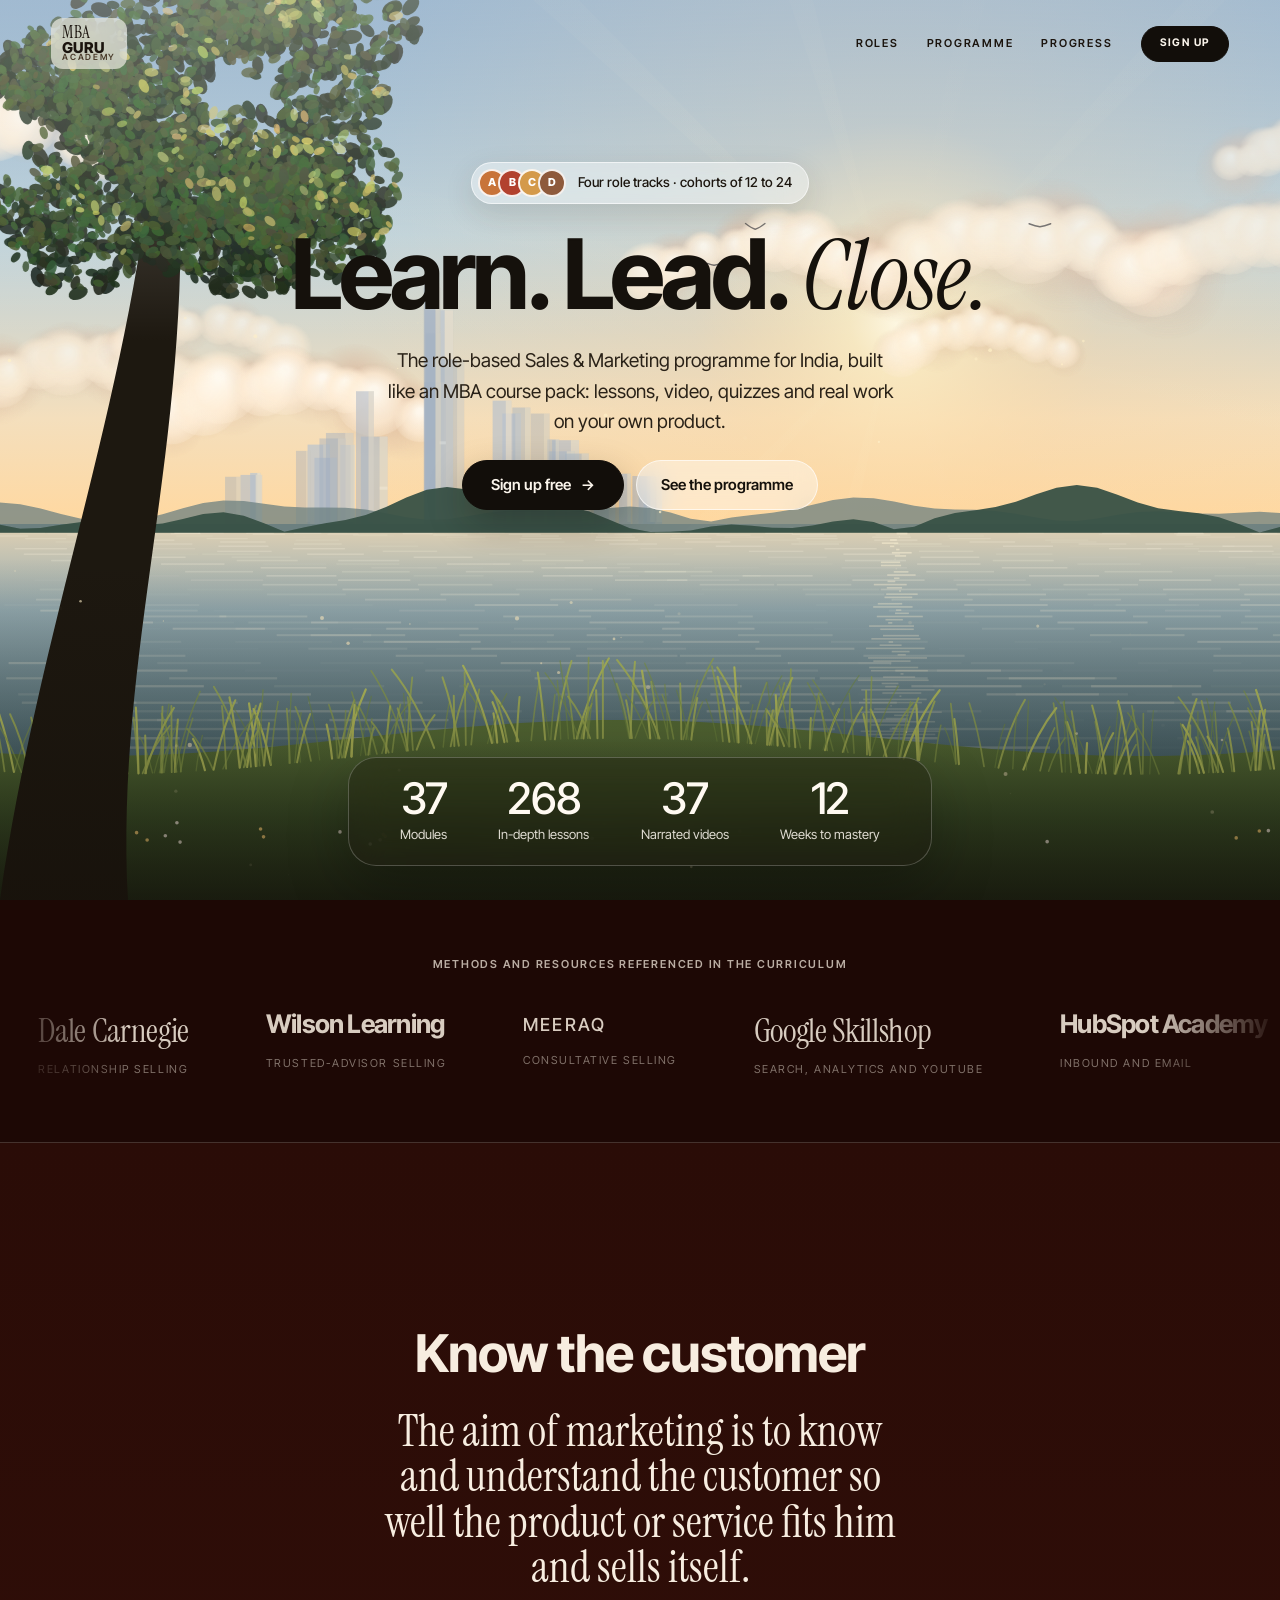
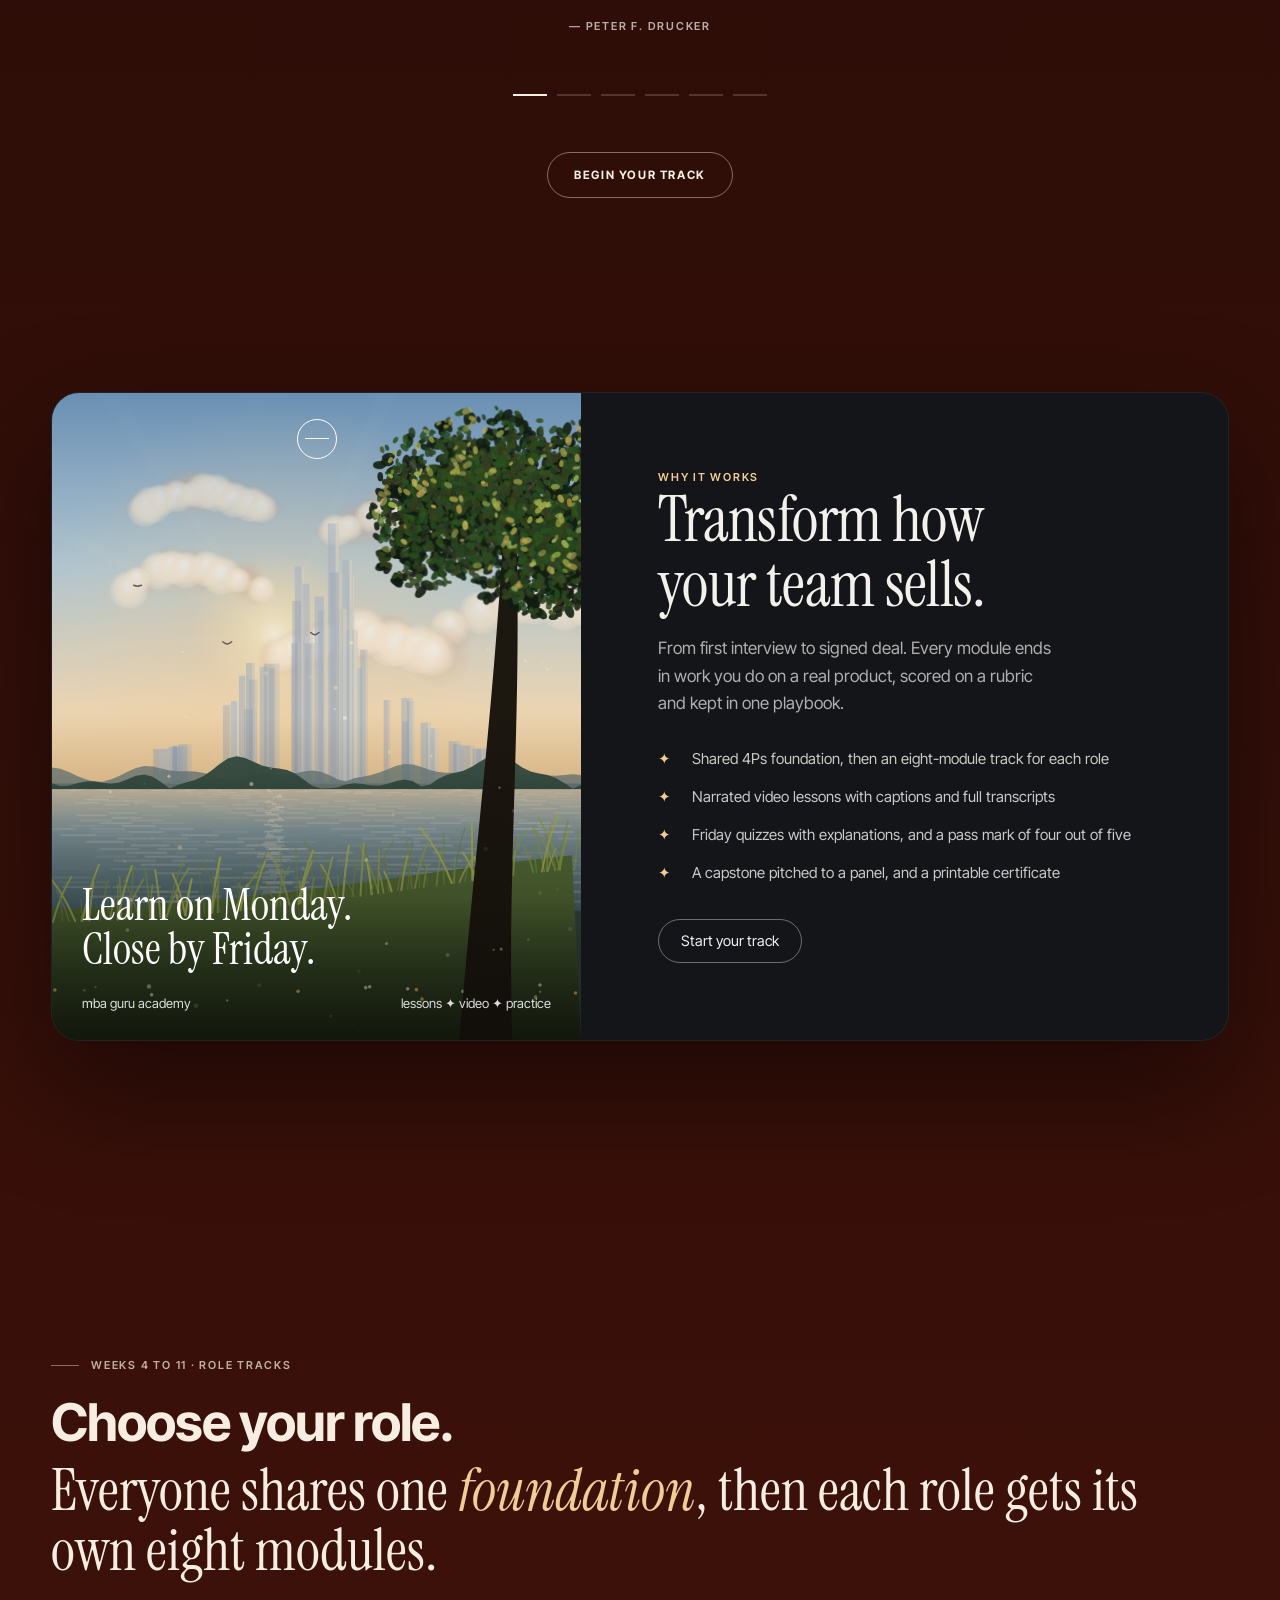
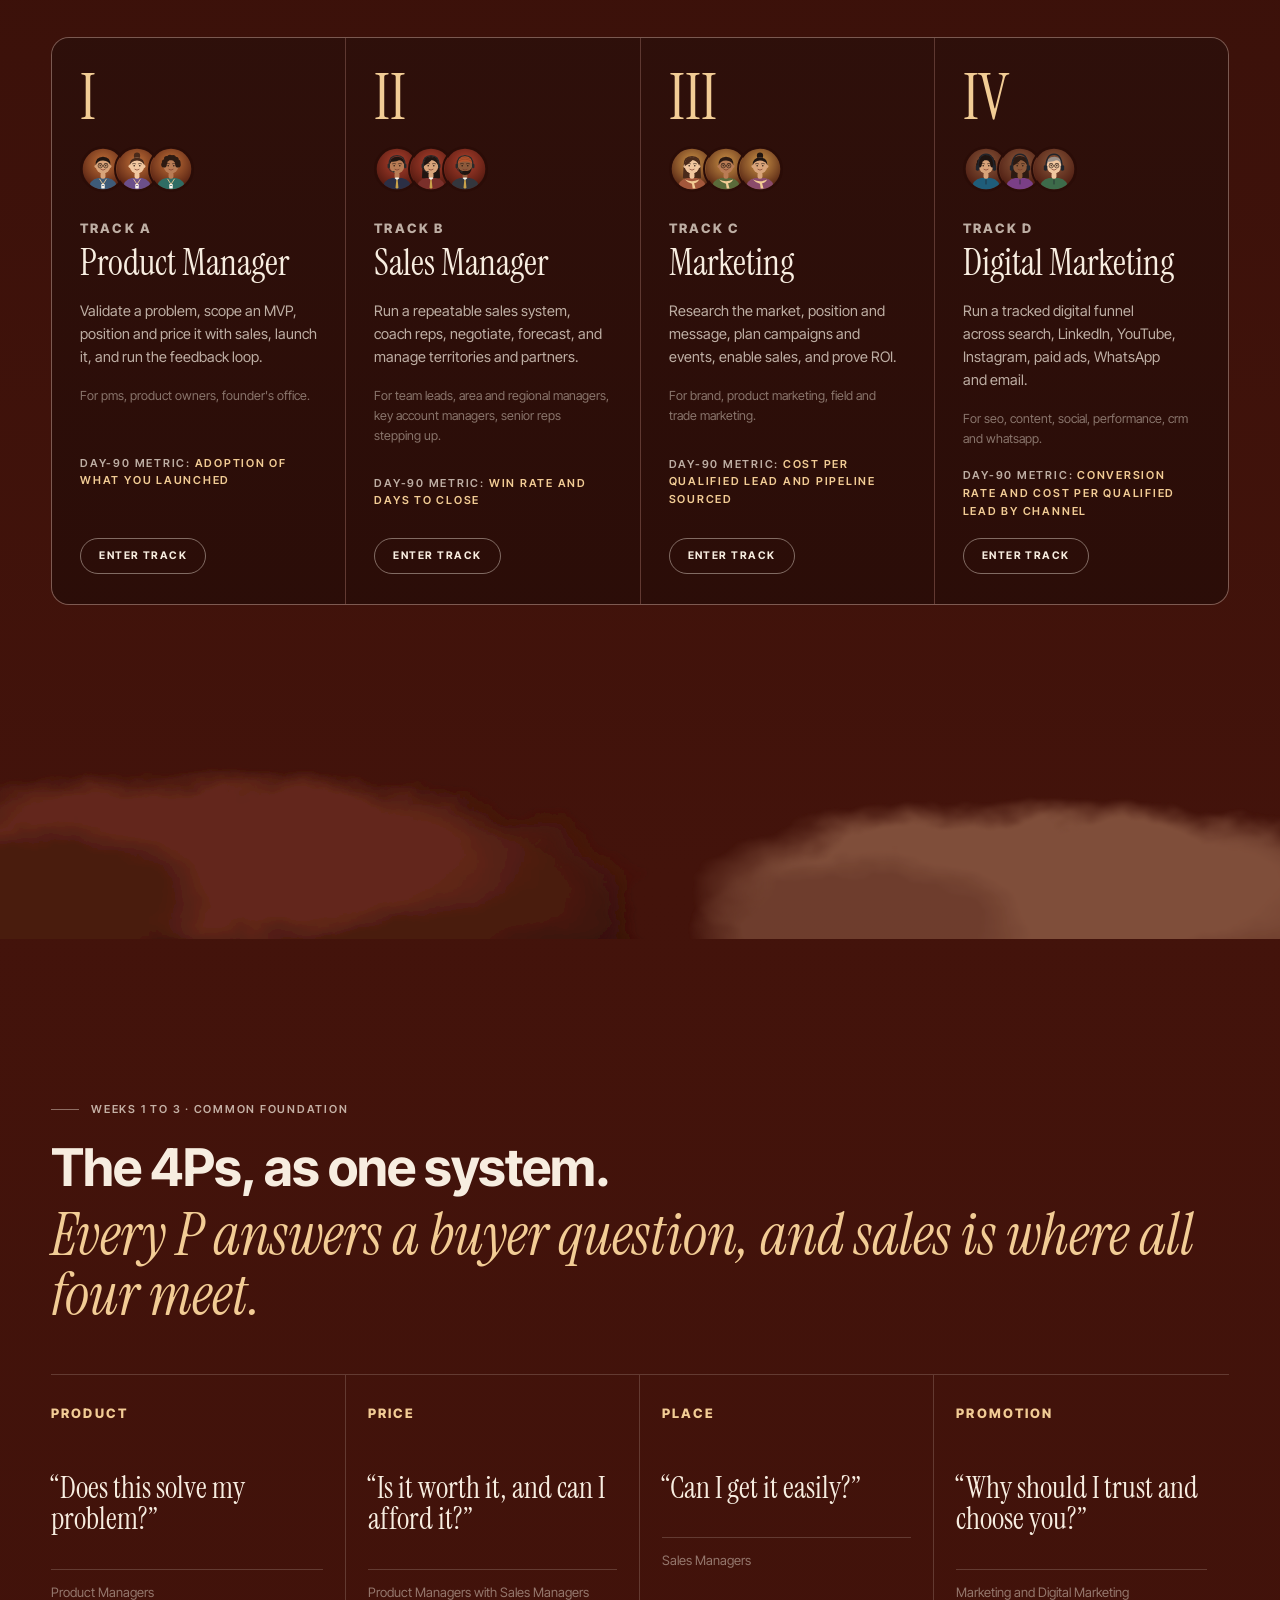
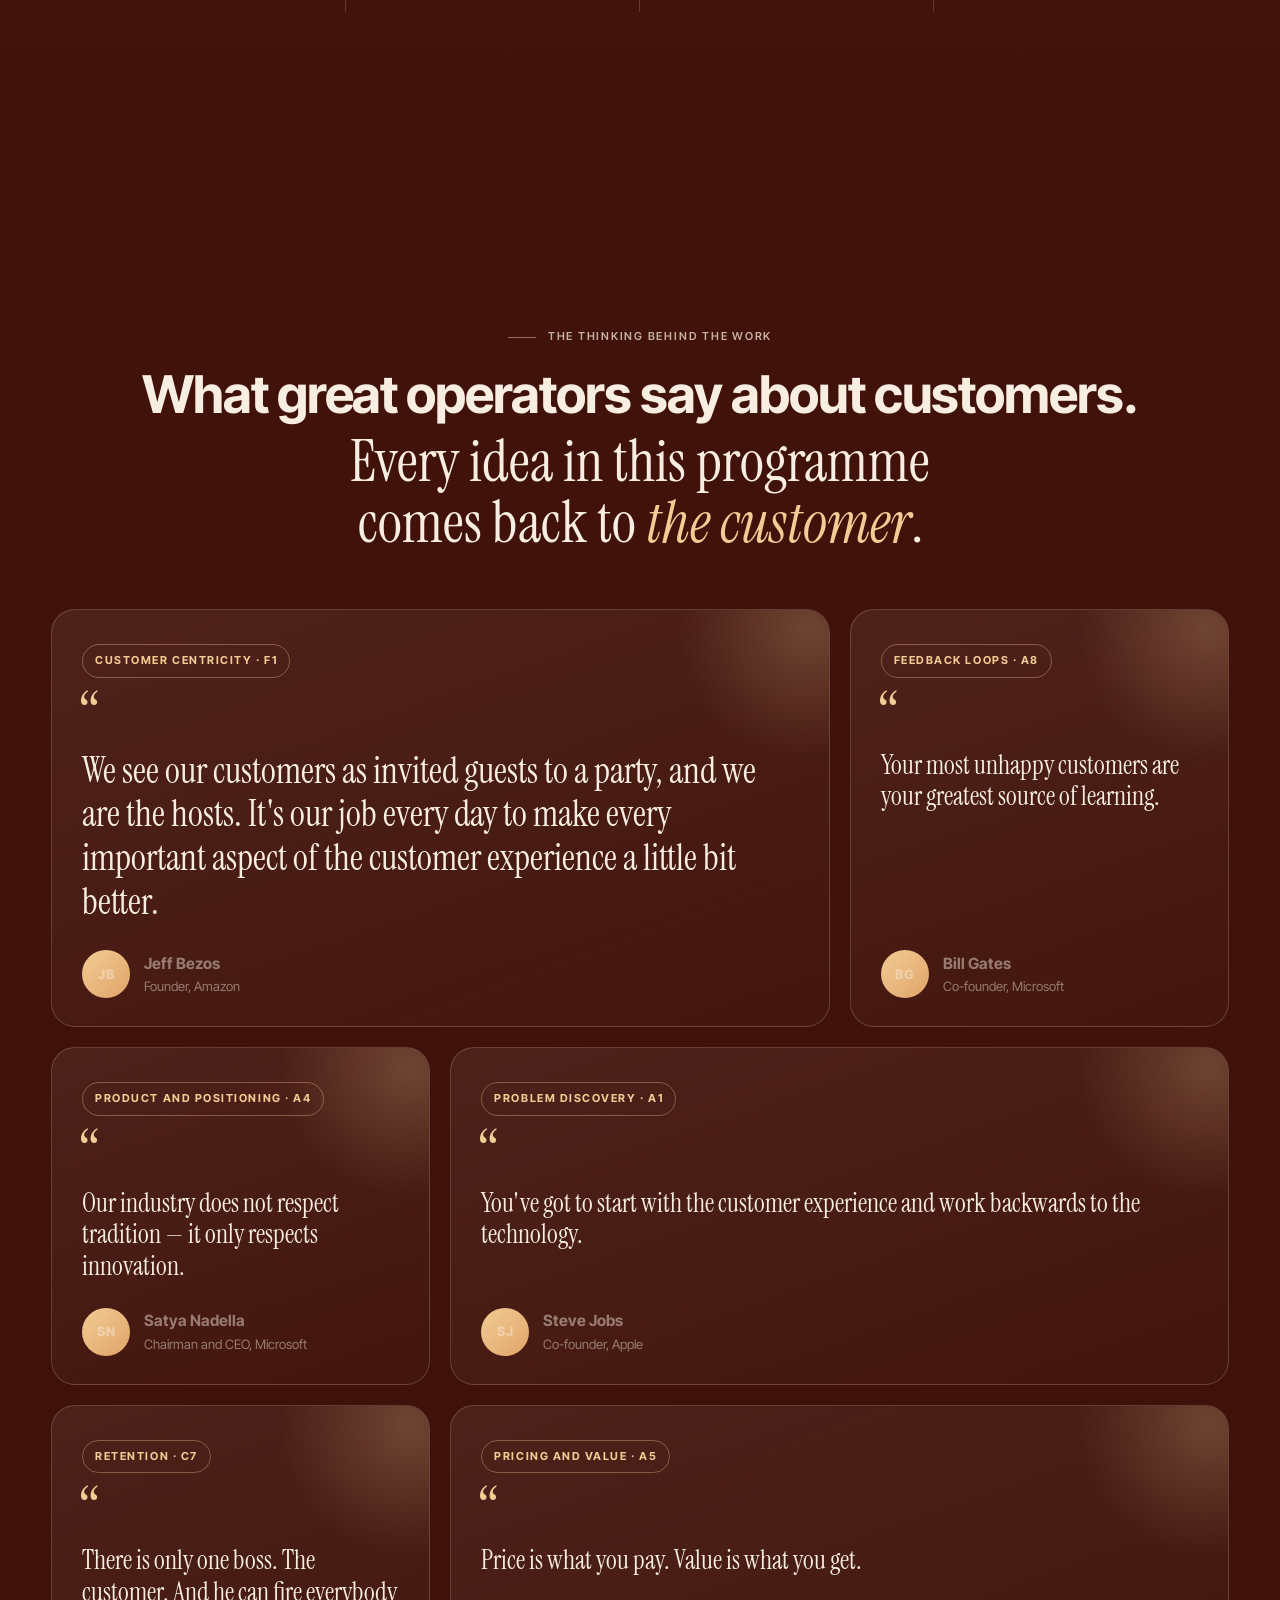
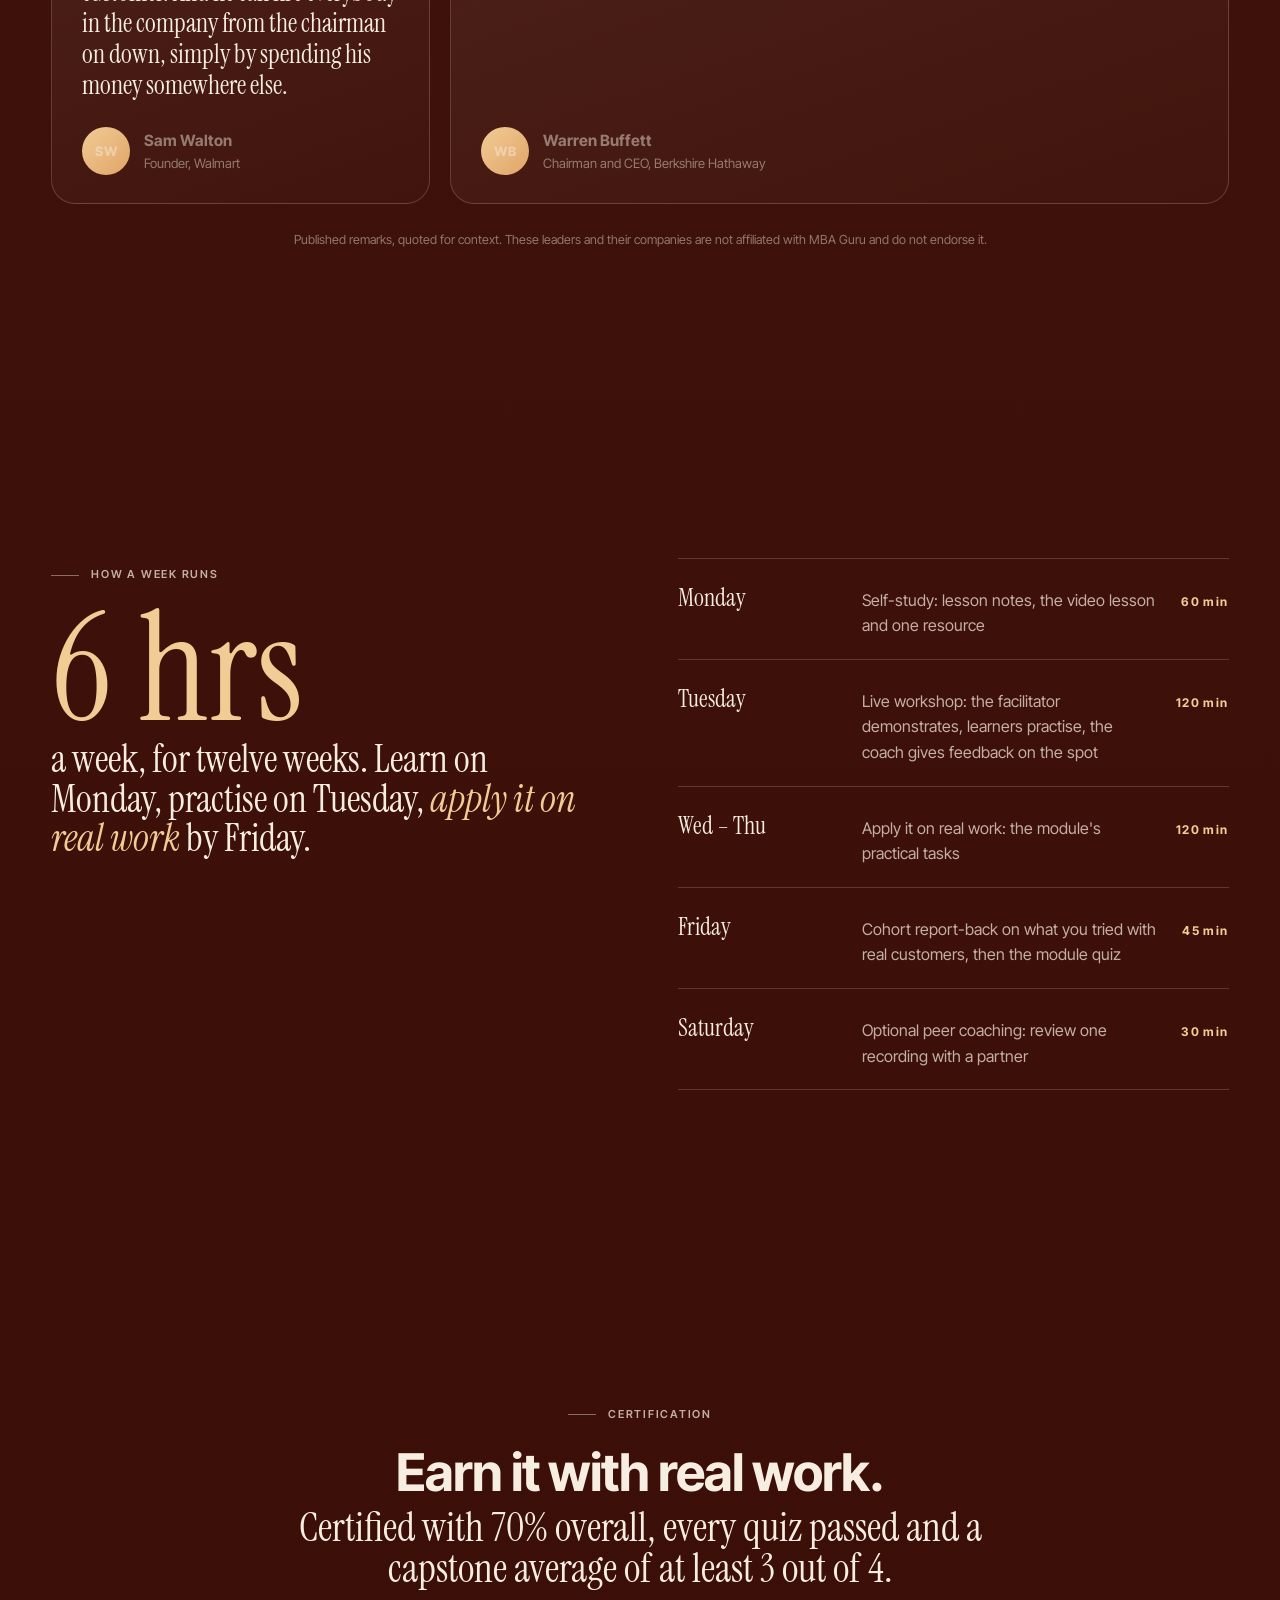
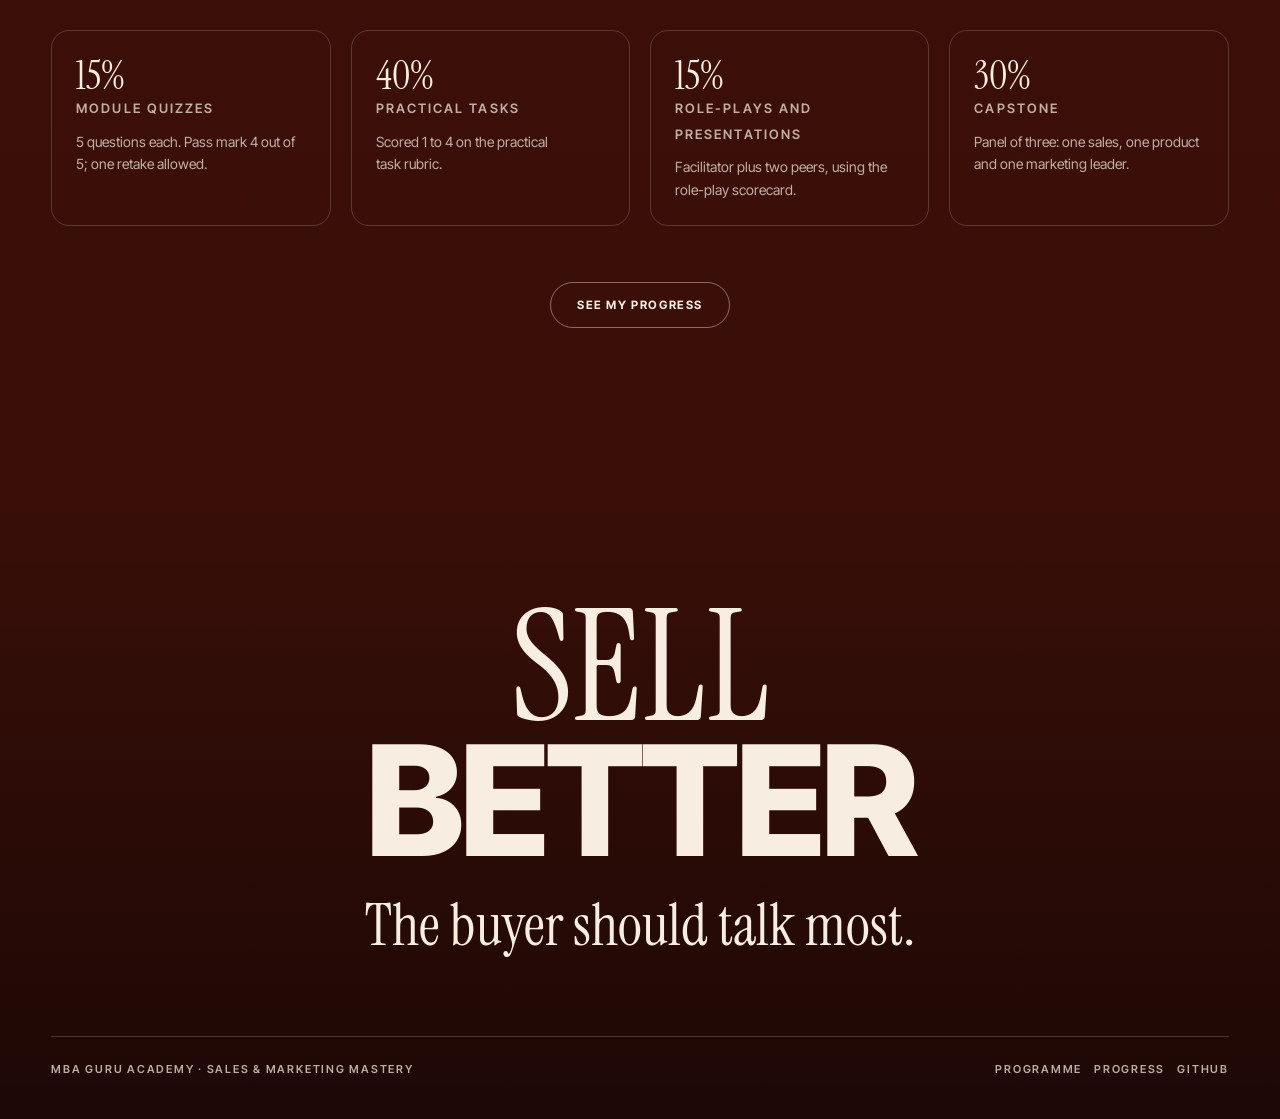
<file: academy/index.html>
<!doctype html>
<html lang="en">
<head>
  <meta charset="utf-8">
  <meta name="viewport" content="width=device-width, initial-scale=1">
  <title>MBA Guru Academy</title>
  <meta name="description" content="Sales & Marketing Mastery: a 12-week, role-based programme for product managers, sales managers, marketers and digital marketers, with lessons, narrated video lessons, quizzes and practical tasks.">
  <meta name="theme-color" content="#2a0c07">
  <link rel="icon" href="data:image/svg+xml,%3Csvg xmlns='http://www.w3.org/2000/svg' viewBox='0 0 64 64'%3E%3Crect width='64' height='64' rx='14' fill='%232a0c07'/%3E%3Ctext x='32' y='44' font-family='Georgia,serif' font-size='36' text-anchor='middle' fill='%23f2cc95'%3EM%3C/text%3E%3C/svg%3E">
  <link rel="preconnect" href="https://fonts.googleapis.com">
  <link rel="preconnect" href="https://fonts.gstatic.com" crossorigin>
  <link href="https://fonts.googleapis.com/css2?family=Instrument+Serif:ital@0;1&family=Inter+Tight:wght@400;500;600;700;800&display=swap" rel="stylesheet">
  <link rel="stylesheet" href="assets/styles.css">
</head>
<body>
  <!-- Painterly edge filter used by the clouds and rocks. -->
  <svg width="0" height="0" style="position:absolute" aria-hidden="true" focusable="false">
    <filter id="paint" x="-20%" y="-20%" width="140%" height="140%">
      <feTurbulence type="fractalNoise" baseFrequency="0.012 0.02" numOctaves="4" seed="7" result="noise"/>
      <feDisplacementMap in="SourceGraphic" in2="noise" scale="38" xChannelSelector="R" yChannelSelector="G" result="warp"/>
      <feGaussianBlur in="warp" stdDeviation="1.4"/>
    </filter>
  </svg>

  <header class="topbar">
    <a class="brand" href="#/" aria-label="MBA Guru Academy home">
      <span class="b1">MBA</span><span class="b2">GURU</span><span class="b3">Academy</span>
    </a>
    <nav class="nav" aria-label="Main">
      <a class="label" href="#roles">Roles</a>
      <a class="label" href="#/programme">Programme</a>
      <a class="label" href="#/progress">Progress</a>
      <a class="pill small" href="#/signup" data-account>Sign up</a>
    </nav>
    <button class="menu-btn" aria-label="Menu" aria-expanded="false"><span></span><span></span></button>
  </header>

  <main id="app" tabindex="-1"></main>
  <div class="toast" role="status" aria-live="polite"></div>

  <noscript><p style="padding:120px 24px;text-align:center">MBA Guru Academy needs JavaScript to run.</p></noscript>

  <script src="content/catalog.js"></script>
  <script src="content/modules.js"></script>
  <script src="content/quotes.js"></script>
  <script src="content/voices.js"></script>
  <script src="assets/store.js"></script>
  <script src="assets/avatars.js"></script>
  <script src="assets/content.js"></script>
  <script src="assets/player.js"></script>
  <script src="assets/scene.js"></script>
  <script src="assets/app.js"></script>
</body>
</html>
</file>
<file: academy/assets/styles.css>
/* MBA Guru Academy — editorial dusk theme.
   Thin high-contrast serif against heavy grotesk, warm dusk sky, painted clouds, outlined pills. */

:root {
  --night: #1d0805;
  --ink: #2a0c07;
  --wine: #43130b;
  --ember: #6e2614;
  --rust: #a2462a;
  --amber: #e0a468;
  --gold: #f2cc95;
  --cream: #f7ede0;
  --paper: #fbf5ec;
  --mist: rgba(247, 237, 224, 0.72);
  --faint: rgba(247, 237, 224, 0.46);
  --line: rgba(247, 237, 224, 0.18);
  --line-strong: rgba(247, 237, 224, 0.42);
  --glass: rgba(42, 12, 7, 0.42);
  --ok: #9fc38a;
  --bad: #e88a73;

  --serif: "Instrument Serif", "Cormorant Garamond", "Times New Roman", serif;
  --sans: "Inter Tight", "Inter", "Helvetica Neue", Arial, sans-serif;

  --gutter: clamp(16px, 4vw, 56px);
  --measure: 70ch;
  --radius: 18px;
  --ease: cubic-bezier(0.22, 0.8, 0.24, 1);
  color-scheme: dark;
}

*,
*::before,
*::after { box-sizing: border-box; }

html { scroll-behavior: smooth; }
body {
  margin: 0;
  background: var(--ink);
  color: var(--cream);
  font-family: var(--sans);
  font-size: 16px;
  line-height: 1.6;
  -webkit-font-smoothing: antialiased;
  overflow-x: hidden;
}
img, svg { display: block; max-width: 100%; }
a { color: inherit; }
button { font: inherit; color: inherit; }
::selection { background: var(--amber); color: var(--night); }
:focus-visible { outline: 2px solid var(--gold); outline-offset: 3px; border-radius: 4px; }

.visually-hidden {
  position: absolute !important; width: 1px; height: 1px; overflow: hidden;
  clip: rect(0 0 0 0); white-space: nowrap;
}

/* ---------- type ---------- */
.label {
  font-family: var(--sans);
  font-size: 11px;
  font-weight: 600;
  letter-spacing: 0.16em;
  text-transform: uppercase;
  color: var(--mist);
}
.serif { font-family: var(--serif); font-weight: 400; }
.display {
  margin: 0;
  line-height: 0.88;
  text-transform: uppercase;
  text-align: center;
  letter-spacing: -0.01em;
}
.display .thin { display: block; font-family: var(--serif); font-weight: 400; font-size: clamp(64px, 14vw, 188px); }
.display .bold { display: block; font-family: var(--sans); font-weight: 800; font-size: clamp(62px, 13.4vw, 180px); letter-spacing: -0.03em; }

.headline { font-family: var(--sans); font-weight: 700; font-size: clamp(30px, 4.4vw, 52px); line-height: 1.04; letter-spacing: -0.02em; margin: 0; }
.lede { font-family: var(--serif); font-size: clamp(30px, 4.6vw, 58px); line-height: 1.04; margin: 0.18em 0 0; color: var(--cream); }
.lede em { font-style: italic; color: var(--gold); }
h1, h2, h3, h4 { text-wrap: balance; }
p { text-wrap: pretty; }

/* ---------- buttons ---------- */
.pill {
  display: inline-flex; align-items: center; justify-content: center; gap: 10px;
  min-height: 46px; padding: 0 26px;
  border: 1px solid var(--line-strong); border-radius: 999px;
  background: transparent; color: var(--cream);
  font-family: var(--sans); font-size: 11.5px; font-weight: 700; letter-spacing: 0.14em; text-transform: uppercase;
  text-decoration: none; cursor: pointer;
  transition: background 0.35s var(--ease), color 0.35s var(--ease), border-color 0.35s var(--ease), transform 0.35s var(--ease);
}
.pill:hover { background: var(--cream); color: var(--ink); border-color: var(--cream); }
.pill:active { transform: scale(0.98); }
.pill.solid { background: var(--cream); color: var(--ink); border-color: var(--cream); }
.pill.solid:hover { background: var(--gold); border-color: var(--gold); }
.pill.small { min-height: 36px; padding: 0 18px; font-size: 10.5px; }
.pill[disabled] { opacity: 0.4; pointer-events: none; }
.link { background: none; border: 0; padding: 0; cursor: pointer; color: var(--gold); text-decoration: underline; text-underline-offset: 3px; }

/* ---------- top bar ---------- */
.topbar {
  position: fixed; inset: 0 0 auto 0; z-index: 50;
  display: flex; align-items: center; justify-content: space-between;
  padding: 18px var(--gutter);
  transition: background 0.4s var(--ease), backdrop-filter 0.4s var(--ease), padding 0.4s var(--ease);
}
.topbar.scrolled { background: rgba(29, 8, 5, 0.72); backdrop-filter: blur(14px); -webkit-backdrop-filter: blur(14px); padding-block: 12px; border-bottom: 1px solid var(--line); }
.brand { display: inline-flex; flex-direction: column; line-height: 0.92; text-decoration: none; text-transform: uppercase; }
.brand .b1 { font-family: var(--serif); font-size: 17px; letter-spacing: 0.02em; }
.brand .b2 { font-family: var(--sans); font-weight: 800; font-size: 15px; letter-spacing: 0.02em; }
.brand .b3 { font-family: var(--sans); font-size: 8.5px; font-weight: 600; letter-spacing: 0.2em; align-self: flex-end; color: var(--mist); }
.nav { display: flex; align-items: center; gap: 28px; }
.nav a { text-decoration: none; }
.nav a.label:hover, .nav a.label.active { color: var(--cream); }
.menu-btn { display: none; width: 40px; height: 40px; border: 0; background: none; cursor: pointer; padding: 10px 8px; }
.menu-btn span { display: block; height: 1px; background: var(--cream); margin: 5px 0; transition: transform 0.3s var(--ease), opacity 0.3s; }
.menu-btn span:nth-child(2) { width: 70%; margin-left: auto; }

/* ---------- sky + clouds ---------- */
.sky {
  position: absolute; inset: 0; overflow: hidden; z-index: 0;
  background:
    radial-gradient(60% 34% at 50% 58%, rgba(255, 214, 150, 0.85), rgba(255, 190, 120, 0.25) 45%, transparent 70%),
    radial-gradient(120% 60% at 50% 0%, #5f4f49 0%, #7b5d4c 34%, transparent 70%),
    linear-gradient(180deg, #554740 0%, #8a6650 30%, #d39a64 52%, #a65a35 60%, #5a2414 72%, var(--wine) 86%, var(--ink) 100%);
}
.sky::after { /* film grain */
  content: ""; position: absolute; inset: -50%; pointer-events: none; opacity: 0.16; mix-blend-mode: overlay;
  background-image: url("data:image/svg+xml;utf8,<svg xmlns='http://www.w3.org/2000/svg' width='160' height='160'><filter id='n'><feTurbulence type='fractalNoise' baseFrequency='.9' numOctaves='2' stitchTiles='stitch'/></filter><rect width='100%' height='100%' filter='url(%23n)' opacity='.9'/></svg>");
}
.sun {
  position: absolute; left: 50%; top: 56%; width: 26vmin; height: 26vmin; transform: translate(-50%, -50%);
  border-radius: 50%; background: radial-gradient(circle, #fff3d6 0%, #ffd79a 40%, rgba(255, 196, 120, 0) 70%);
  filter: blur(6px); animation: breathe 9s ease-in-out infinite;
}
.sea {
  position: absolute; left: -10%; right: -10%; top: 58%; height: 16%;
  background:
    repeating-linear-gradient(180deg, rgba(255, 226, 180, 0.0) 0 7px, rgba(255, 226, 180, 0.22) 7px 8px),
    linear-gradient(180deg, rgba(120, 140, 120, 0.55), rgba(70, 60, 50, 0.2));
  mask-image: linear-gradient(180deg, transparent, #000 25%, #000 60%, transparent);
  -webkit-mask-image: linear-gradient(180deg, transparent, #000 25%, #000 60%, transparent);
  animation: shimmer 7s ease-in-out infinite alternate;
}
.rock {
  position: absolute; bottom: 30%; width: 18vw; max-width: 260px; aspect-ratio: 0.8;
  background: linear-gradient(160deg, #a06a45 0%, #6c3f26 45%, #3a1d10 100%);
  clip-path: polygon(10% 100%, 4% 78%, 9% 58%, 6% 44%, 16% 30%, 22% 14%, 34% 8%, 42% 0, 55% 4%, 62% 16%, 74% 12%, 82% 26%, 80% 40%, 90% 52%, 94% 70%, 100% 86%, 100% 100%);
  border-radius: 40% 46% 0 0 / 30% 34% 0 0;
  filter: url(#paint) drop-shadow(0 30px 40px rgba(0, 0, 0, 0.35));
  opacity: 0.92;
}
.rock.left { left: 3%; }
.rock.right { right: 2%; bottom: 36%; transform: scaleX(-1); width: 15vw; }

.cloud {
  position: absolute; pointer-events: none; filter: url(#paint);
  background:
    radial-gradient(closest-side at 22% 62%, var(--c1) 70%, transparent 100%),
    radial-gradient(closest-side at 44% 40%, var(--c2) 72%, transparent 100%),
    radial-gradient(closest-side at 66% 54%, var(--c1) 70%, transparent 100%),
    radial-gradient(closest-side at 84% 66%, var(--c3) 66%, transparent 100%),
    radial-gradient(closest-side at 50% 78%, var(--c3) 80%, transparent 100%);
  --c1: #8b5a44; --c2: #a8765a; --c3: #5d2f1f;
  animation: drift var(--t, 60s) ease-in-out infinite alternate;
}
.cloud.lit { --c1: #b8876a; --c2: #d6a885; --c3: #7d4b35; }
.cloud.deep { --c1: #4a1a0f; --c2: #63281a; --c3: #34100a; }
.cloudbank {
  position: absolute; left: -10%; right: -10%; bottom: -2px; height: 46%; pointer-events: none;
  background:
    radial-gradient(28% 60% at 8% 30%, #6d3a26 60%, transparent 62%),
    radial-gradient(26% 58% at 30% 22%, #7f4a33 60%, transparent 62%),
    radial-gradient(30% 64% at 54% 34%, #6a3524 60%, transparent 62%),
    radial-gradient(26% 56% at 78% 20%, #82503a 60%, transparent 62%),
    radial-gradient(30% 60% at 98% 32%, #6a3524 60%, transparent 62%),
    linear-gradient(180deg, transparent 38%, var(--wine) 62%, var(--ink) 100%);
  filter: url(#paint);
}

@keyframes drift { from { transform: translateX(-3%) translateY(0); } to { transform: translateX(3%) translateY(-2%); } }
@keyframes breathe { 0%, 100% { opacity: 0.85; transform: translate(-50%, -50%) scale(1); } 50% { opacity: 1; transform: translate(-50%, -50%) scale(1.06); } }
@keyframes shimmer { from { background-position: 0 0, 0 0; } to { background-position: 0 24px, 0 0; } }

/* ---------- hero ---------- */
.hero {
  position: relative; min-height: 100svh; display: grid; place-items: center;
  padding: 120px var(--gutter) 160px; isolation: isolate;
}
.hero-inner { position: relative; z-index: 2; display: grid; justify-items: center; gap: 18px; text-shadow: 0 2px 40px rgba(60, 20, 10, 0.35); }
.counter { display: grid; justify-items: center; font-family: var(--serif); font-size: 18px; line-height: 1; color: var(--cream); }
.counter i { display: block; width: 1px; height: 26px; background: var(--cream); transform: rotate(34deg); margin: 4px 0; opacity: 0.8; }
.hero .tagline { max-width: 44ch; text-align: center; font-size: 15px; color: var(--cream); opacity: 0.9; margin: 8px 0 0; }
.scroll-cue { position: relative; width: 1px; height: 64px; background: linear-gradient(var(--cream), transparent); margin-top: 18px; }
.scroll-cue::after { content: ""; position: absolute; left: -5px; bottom: 6px; width: 10px; height: 10px; border-right: 1px solid var(--cream); border-bottom: 1px solid var(--cream); transform: rotate(45deg); animation: cue 2.4s ease-in-out infinite; }
@keyframes cue { 0%, 100% { transform: translateY(-6px) rotate(45deg); opacity: 0.4; } 50% { transform: translateY(4px) rotate(45deg); opacity: 1; } }

.hero-foot {
  position: absolute; z-index: 3; left: 0; right: 0; bottom: 26px;
  display: flex; justify-content: space-between; align-items: center; gap: 16px; padding: 0 var(--gutter);
}
.hero-foot .links { display: flex; gap: 22px; align-items: center; }
.hero-foot a { text-decoration: none; }
.bars { display: inline-flex; align-items: flex-end; gap: 2px; height: 12px; }
.bars i { width: 2px; background: var(--cream); transform-origin: bottom; animation: eq 1.2s ease-in-out infinite; }
.bars i:nth-child(1) { height: 50%; animation-delay: -0.2s; }
.bars i:nth-child(2) { height: 100%; animation-delay: -0.5s; }
.bars i:nth-child(3) { height: 70%; animation-delay: -0.9s; }
.bars i:nth-child(4) { height: 85%; animation-delay: -0.3s; }
@keyframes eq { 0%, 100% { transform: scaleY(0.4); } 50% { transform: scaleY(1); } }

/* ---------- sections ---------- */
.dusk { background: linear-gradient(180deg, var(--ink) 0%, var(--wine) 40%, #3a0f08 100%); position: relative; }
.section { position: relative; padding: clamp(80px, 12vw, 160px) var(--gutter); }
.section.center { text-align: center; display: grid; justify-items: center; }
.wrap { width: 100%; max-width: 1180px; margin: 0 auto; }
.narrow { max-width: 760px; margin: 0 auto; }
.eyebrow { display: inline-flex; align-items: center; gap: 12px; margin-bottom: 22px; }
.eyebrow::before { content: ""; width: 28px; height: 1px; background: var(--line-strong); }

.quote-stage { position: relative; min-height: 360px; display: grid; place-items: center; text-align: center; }
.quote-slide { grid-area: 1 / 1; display: grid; justify-items: center; gap: 28px; opacity: 0; transform: translateY(18px); transition: opacity 0.9s var(--ease), transform 0.9s var(--ease); pointer-events: none; }
.quote-slide.on { opacity: 1; transform: none; pointer-events: auto; }
.quote-slide .lede { max-width: 18ch; }
.quote-slide.long .lede { font-size: clamp(26px, 3.4vw, 44px); max-width: 26ch; }
.quote-dots { display: flex; gap: 10px; margin-top: 28px; justify-content: center; }
.quote-dots button { width: 34px; height: 2px; padding: 0; border: 0; background: var(--line); cursor: pointer; position: relative; overflow: hidden; }
.quote-dots button.on::after { content: ""; position: absolute; inset: 0; background: var(--cream); transform-origin: left; animation: fill var(--dur, 7s) linear forwards; }
@keyframes fill { from { transform: scaleX(0); } to { transform: scaleX(1); } }

.cloud-divider { position: relative; height: 180px; overflow: hidden; }
.cloud-divider .cloud { width: 60vw; height: 220px; }

/* ---------- role chapters ---------- */
.roles { display: grid; grid-template-columns: repeat(4, 1fr); gap: 1px; background: var(--line); border: 1px solid var(--line); border-radius: var(--radius); overflow: hidden; margin-top: 56px; }
.role {
  position: relative; display: flex; flex-direction: column; gap: 18px; min-height: 460px; padding: 34px 28px 30px;
  background: linear-gradient(180deg, rgba(42, 12, 7, 0.92), rgba(42, 12, 7, 0.98)); text-decoration: none; overflow: hidden;
  transition: background 0.5s var(--ease);
}
.role::before {
  content: ""; position: absolute; inset: auto -30% -40% -30%; height: 70%;
  background: radial-gradient(closest-side, var(--hue), transparent); opacity: 0.0; transition: opacity 0.6s var(--ease), transform 0.8s var(--ease);
  transform: translateY(20%); filter: blur(10px);
}
.role:hover::before, .role.chosen::before { opacity: 0.55; transform: none; }
.role > * { position: relative; }
.role .num { font-family: var(--serif); font-size: 64px; line-height: 0.8; color: var(--gold); }
.role h3 { margin: 0; font-family: var(--serif); font-weight: 400; font-size: 36px; line-height: 1; }
.role h3 b { display: block; font-family: var(--sans); font-weight: 800; font-size: 13px; letter-spacing: 0.16em; text-transform: uppercase; margin-bottom: 10px; color: var(--mist); }
.role p { margin: 0; color: var(--mist); font-size: 14.5px; }
.role .who { font-size: 12.5px; color: var(--faint); }
.role .foot { margin-top: auto; display: flex; justify-content: space-between; align-items: center; gap: 12px; }
.role .chosen-tag { display: none; }
.role.chosen .chosen-tag { display: inline; color: var(--gold); }

/* ---------- editorial tables / lists ---------- */
.ps { display: grid; grid-template-columns: repeat(4, 1fr); gap: 0; border-top: 1px solid var(--line); margin-top: 48px; }
.ps > div { padding: 28px 22px 10px 0; border-right: 1px solid var(--line); }
.ps > div:last-child { border-right: 0; }
.ps > div + div { padding-left: 22px; }
.ps .p { font-family: var(--sans); font-weight: 800; font-size: 13px; letter-spacing: 0.16em; text-transform: uppercase; color: var(--gold); }
.ps .q { font-family: var(--serif); font-size: 30px; line-height: 1.05; margin: 14px 0 12px; }
.ps .o { font-size: 13px; color: var(--faint); }

.rows { border-top: 1px solid var(--line); }
.rows .row { display: grid; grid-template-columns: 160px 1fr auto; gap: 24px; align-items: baseline; padding: 20px 0; border-bottom: 1px solid var(--line); }
.rows .row .k { font-family: var(--serif); font-size: 24px; }
.rows .row .v { color: var(--mist); }
.rows .row .t { font-family: var(--sans); font-weight: 700; font-size: 12px; letter-spacing: 0.12em; color: var(--gold); white-space: nowrap; }

.split { display: grid; grid-template-columns: 1fr 1fr; gap: clamp(32px, 6vw, 96px); align-items: start; }
.big-num { font-family: var(--serif); font-size: clamp(80px, 12vw, 150px); line-height: 0.85; color: var(--gold); }

/* ---------- page header (inner pages) ---------- */
.page-head { position: relative; padding: 150px var(--gutter) 80px; overflow: hidden; isolation: isolate; }
.page-head .sky { opacity: 0.95; }
.page-head .cloudbank { height: 60%; }
.page-head .inner { position: relative; z-index: 2; max-width: 1180px; margin: 0 auto; }
.page-head h1 { margin: 10px 0 0; line-height: 0.95; }
.page-head h1 .thin { display: block; font-family: var(--serif); font-weight: 400; font-size: clamp(44px, 7vw, 96px); }
.page-head h1 .bold { display: block; font-family: var(--sans); font-weight: 800; font-size: clamp(30px, 4.6vw, 62px); letter-spacing: -0.02em; text-transform: uppercase; }
.page-head .sub { max-width: 60ch; margin: 20px 0 0; color: var(--cream); opacity: 0.88; }
.crumbs { display: flex; flex-wrap: wrap; gap: 10px; align-items: center; }
.crumbs a { text-decoration: none; }
.crumbs a:hover { color: var(--cream); }

/* ---------- track path ---------- */
.stats { display: flex; flex-wrap: wrap; gap: 36px; margin-top: 34px; }
.stat b { display: block; font-family: var(--serif); font-weight: 400; font-size: 44px; line-height: 1; }
.stat span { font-size: 12px; color: var(--mist); letter-spacing: 0.12em; text-transform: uppercase; font-weight: 600; }

.phase { margin-top: 64px; }
.phase-head { display: flex; justify-content: space-between; align-items: baseline; gap: 16px; border-bottom: 1px solid var(--line-strong); padding-bottom: 14px; }
.phase-head h2 { margin: 0; font-family: var(--serif); font-weight: 400; font-size: clamp(30px, 4vw, 44px); }
.mods { list-style: none; margin: 0; padding: 0; }
.mod {
  display: grid; grid-template-columns: 70px 1fr 200px 120px; gap: 24px; align-items: center;
  padding: 26px 0; border-bottom: 1px solid var(--line); text-decoration: none; position: relative;
  transition: padding 0.4s var(--ease), background 0.4s var(--ease);
}
.mod:hover { padding-left: 14px; background: linear-gradient(90deg, rgba(224, 164, 104, 0.08), transparent 60%); }
.mod .id { font-family: var(--sans); font-weight: 800; font-size: 13px; letter-spacing: 0.14em; color: var(--gold); }
.mod .t { font-family: var(--serif); font-size: 28px; line-height: 1.08; }
.mod .o { font-size: 13.5px; color: var(--faint); margin-top: 6px; }
.mod .wk { font-size: 12px; color: var(--mist); letter-spacing: 0.12em; text-transform: uppercase; font-weight: 600; }
.meter { height: 2px; background: var(--line); position: relative; overflow: hidden; border-radius: 2px; }
.meter i { position: absolute; inset: 0 auto 0 0; background: var(--gold); width: var(--v, 0%); transition: width 0.8s var(--ease); }
.status { font-size: 11px; font-weight: 700; letter-spacing: 0.14em; text-transform: uppercase; text-align: right; color: var(--faint); }
.status.done { color: var(--ok); }
.status.going { color: var(--gold); }

.joint { margin-top: 56px; padding: 30px; border: 1px solid var(--line); border-radius: var(--radius); background: var(--glass); }
.joint li { margin: 8px 0; color: var(--mist); }

/* ---------- module page ---------- */
.tabs { position: sticky; top: 64px; z-index: 30; display: flex; gap: 6px; overflow-x: auto; padding: 12px var(--gutter); background: rgba(29, 8, 5, 0.85); backdrop-filter: blur(12px); -webkit-backdrop-filter: blur(12px); border-bottom: 1px solid var(--line); scrollbar-width: none; }
.tabs::-webkit-scrollbar { display: none; }
.tabs a { flex: none; text-decoration: none; padding: 9px 18px; border-radius: 999px; border: 1px solid transparent; font-size: 11.5px; font-weight: 700; letter-spacing: 0.14em; text-transform: uppercase; color: var(--mist); transition: all 0.3s var(--ease); }
.tabs a:hover { color: var(--cream); }
.tabs a.on { border-color: var(--line-strong); color: var(--cream); background: rgba(247, 237, 224, 0.06); }
.tabs a .tick { color: var(--ok); margin-left: 6px; }

.mod-body { padding: 56px var(--gutter) 120px; }
.overview-grid { display: grid; grid-template-columns: 1.3fr 1fr; gap: clamp(32px, 6vw, 90px); }
.outcome { font-family: var(--serif); font-size: clamp(28px, 3.4vw, 42px); line-height: 1.12; margin: 0 0 30px; }
.checklist { list-style: none; padding: 0; margin: 0; border-top: 1px solid var(--line); }
.checklist li { display: flex; justify-content: space-between; gap: 16px; padding: 16px 0; border-bottom: 1px solid var(--line); }
.checklist a { text-decoration: none; }
.checklist .state { font-size: 11px; font-weight: 700; letter-spacing: 0.14em; text-transform: uppercase; color: var(--faint); }
.checklist .state.done { color: var(--ok); }
.card { border: 1px solid var(--line); border-radius: var(--radius); padding: 28px; background: var(--glass); }
.card + .card { margin-top: 20px; }
.card h3 { margin: 0 0 12px; font-family: var(--serif); font-weight: 400; font-size: 26px; }
.card p, .card li { color: var(--mist); }

/* lessons */
.lesson-layout { display: grid; grid-template-columns: 280px 1fr; gap: clamp(28px, 5vw, 72px); align-items: start; }
.lesson-nav { position: sticky; top: 140px; border-top: 1px solid var(--line); }
.lesson-nav a { display: grid; grid-template-columns: 28px 1fr; gap: 8px; padding: 13px 0; border-bottom: 1px solid var(--line); text-decoration: none; font-size: 14px; color: var(--mist); line-height: 1.35; }
.lesson-nav a .n { font-family: var(--serif); font-size: 18px; color: var(--faint); }
.lesson-nav a.on { color: var(--cream); }
.lesson-nav a.on .n { color: var(--gold); }
.lesson-nav a.done .n::after { content: " ✓"; color: var(--ok); font-family: var(--sans); font-size: 12px; }

.prose { max-width: var(--measure); font-size: 17.5px; line-height: 1.72; color: rgba(247, 237, 224, 0.88); }
.prose .kicker { margin-bottom: 14px; }
.prose h2 { font-family: var(--serif); font-weight: 400; font-size: clamp(36px, 4.6vw, 54px); line-height: 1.02; margin: 0 0 18px; color: var(--cream); }
.prose .summary { font-family: var(--serif); font-style: italic; font-size: 22px; line-height: 1.4; color: var(--gold); margin: 0 0 30px; }
.prose h3 { font-family: var(--sans); font-weight: 700; font-size: 20px; letter-spacing: -0.01em; margin: 40px 0 12px; color: var(--cream); }
.prose p { margin: 0 0 18px; }
.prose strong { color: var(--cream); font-weight: 650; }
.prose ul, .prose ol { padding-left: 22px; margin: 0 0 22px; }
.prose li { margin: 8px 0; }
.prose li::marker { color: var(--amber); }
.prose ol.steps { list-style: none; padding: 0; counter-reset: s; }
.prose ol.steps li { counter-increment: s; display: grid; grid-template-columns: 44px 1fr; gap: 6px; padding: 12px 0; border-bottom: 1px solid var(--line); margin: 0; }
.prose ol.steps li::before { content: counter(s, decimal-leading-zero); font-family: var(--serif); font-size: 22px; color: var(--gold); line-height: 1.2; }
.callout { margin: 28px 0; padding: 22px 26px; border-left: 2px solid var(--amber); background: linear-gradient(90deg, rgba(224, 164, 104, 0.1), rgba(224, 164, 104, 0.02)); border-radius: 0 14px 14px 0; }
.callout .label { display: block; margin-bottom: 8px; color: var(--gold); }
.callout p { margin: 0; }
.callout.warn { border-color: var(--bad); background: linear-gradient(90deg, rgba(232, 138, 115, 0.1), transparent); }
.callout.warn .label { color: var(--bad); }
.callout.tip { border-color: var(--ok); background: linear-gradient(90deg, rgba(159, 195, 138, 0.1), transparent); }
.callout.tip .label { color: var(--ok); }
.callout.india { border-color: #e8c07a; }
.table-wrap { overflow-x: auto; margin: 24px 0; border: 1px solid var(--line); border-radius: 14px; }
.prose table { width: 100%; border-collapse: collapse; font-size: 15px; }
.prose th { text-align: left; font-size: 11px; letter-spacing: 0.14em; text-transform: uppercase; color: var(--gold); padding: 14px 16px; border-bottom: 1px solid var(--line-strong); background: rgba(247, 237, 224, 0.03); }
.prose td { padding: 13px 16px; border-bottom: 1px solid var(--line); vertical-align: top; }
.prose tr:last-child td { border-bottom: 0; }
.case { margin: 32px 0; padding: 24px 26px; border: 1px solid var(--line); border-radius: var(--radius); background: rgba(42, 12, 7, 0.28); }
.case .label { display: block; color: var(--gold); }
.case h4 { margin: 8px 0 4px; font-family: var(--serif); font-weight: 400; font-size: 24px; line-height: 1.2; }
.case dl { margin: 12px 0 0; }
.case dl > div { display: grid; grid-template-columns: 130px 1fr; gap: 14px; padding: 12px 0; border-top: 1px solid var(--line); }
.case dt { color: var(--amber); font-size: 12px; letter-spacing: 0.08em; text-transform: uppercase; padding-top: 4px; }
.case dd { margin: 0; }
.template { margin: 28px 0; }
.template .label { display: block; margin-bottom: 8px; color: var(--gold); }
.template pre { margin: 0; padding: 18px 20px; border: 1px dashed var(--line-strong); border-radius: 12px; background: rgba(29, 8, 5, 0.45); white-space: pre-wrap; word-break: break-word; font: 14px/1.65 ui-monospace, SFMono-Regular, Menlo, Consolas, monospace; color: var(--cream); }
.template p { margin: 8px 0 0; font-size: 14px; }
.dialogue { margin: 28px 0; padding: 20px 24px; border-left: 2px solid var(--gold); background: rgba(242, 204, 149, 0.05); border-radius: 0 14px 14px 0; }
.dialogue .label { display: block; margin-bottom: 6px; color: var(--gold); }
.dialogue dl { margin: 0; }
.dialogue dl > div { display: grid; grid-template-columns: 110px 1fr; gap: 12px; padding: 7px 0; }
.dialogue dt { color: var(--amber); font-weight: 600; }
.dialogue dd { margin: 0; }
.dialogue .note { margin: 12px 0 0; padding-top: 12px; border-top: 1px solid var(--line); color: var(--mist); font-style: italic; }
.checklist { margin: 28px 0; padding: 20px 24px; border: 1px solid var(--line); border-radius: 14px; }
.checklist .label { display: block; margin-bottom: 6px; color: var(--ok); }
.checklist ul { list-style: none; padding: 0; margin: 0; }
.checklist li { position: relative; padding: 8px 0 8px 30px; margin: 0; border-bottom: 1px solid var(--line); }
.checklist li:last-child { border-bottom: 0; }
.checklist li::before { content: ""; position: absolute; left: 0; top: 12px; width: 16px; height: 16px; border: 1px solid var(--line-strong); border-radius: 4px; }
.selfcheck { margin: 40px 0 0; padding: 24px 28px; border-left: 2px solid var(--ok); background: rgba(159, 195, 138, 0.06); border-radius: 0 14px 14px 0; }
.selfcheck .label { color: var(--ok); }
.selfcheck ol { margin: 12px 0 0; padding-left: 20px; }
.selfcheck li { margin: 8px 0; }
@media (max-width: 640px) {
  .case dl > div, .dialogue dl > div { grid-template-columns: 1fr; gap: 4px; }
}
.takeaways { margin: 40px 0 0; padding: 28px; border: 1px solid var(--line); border-radius: var(--radius); }
.takeaways ul { margin: 12px 0 0; }
.lesson-actions { display: flex; flex-wrap: wrap; justify-content: space-between; gap: 14px; margin-top: 40px; padding-top: 28px; border-top: 1px solid var(--line); }

/* quiz */
.quiz { max-width: 820px; }
.q { padding: 34px 0; border-bottom: 1px solid var(--line); }
.q .qn { font-family: var(--serif); font-size: 20px; color: var(--gold); }
.q h3 { font-family: var(--serif); font-weight: 400; font-size: clamp(24px, 2.8vw, 32px); line-height: 1.18; margin: 8px 0 20px; }
.opts { display: grid; gap: 10px; }
.opt { display: grid; grid-template-columns: 34px 1fr; gap: 10px; align-items: center; text-align: left; padding: 14px 18px; border: 1px solid var(--line); border-radius: 14px; background: transparent; cursor: pointer; transition: all 0.25s var(--ease); font-size: 15.5px; }
.opt .l { width: 28px; height: 28px; border-radius: 50%; border: 1px solid var(--line-strong); display: grid; place-items: center; font-size: 12px; font-weight: 700; }
.opt:hover { border-color: var(--line-strong); background: rgba(247, 237, 224, 0.04); }
.opt.picked { border-color: var(--gold); background: rgba(224, 164, 104, 0.1); }
.opt.picked .l { background: var(--gold); color: var(--ink); border-color: var(--gold); }
.opt.right { border-color: var(--ok); background: rgba(159, 195, 138, 0.12); }
.opt.right .l { background: var(--ok); color: var(--ink); border-color: var(--ok); }
.opt.wrong { border-color: var(--bad); background: rgba(232, 138, 115, 0.1); }
.opt[disabled] { cursor: default; }
.explain { margin-top: 16px; padding: 16px 20px; border-radius: 12px; background: rgba(247, 237, 224, 0.04); color: var(--mist); font-size: 15px; }
.result { display: grid; grid-template-columns: auto 1fr; gap: 28px; align-items: center; padding: 30px; border: 1px solid var(--line-strong); border-radius: var(--radius); margin: 10px 0 30px; background: var(--glass); }
.result .score { font-family: var(--serif); font-size: 84px; line-height: 0.9; }
.result.pass .score { color: var(--ok); }
.result.fail .score { color: var(--bad); }

/* practice */
.task { padding: 30px; border: 1px solid var(--line); border-radius: var(--radius); background: var(--glass); margin-bottom: 22px; }
.task-head { display: flex; justify-content: space-between; gap: 16px; align-items: baseline; }
.task h3 { margin: 0; font-family: var(--serif); font-weight: 400; font-size: 28px; line-height: 1.1; }
.task .time { white-space: nowrap; }
.steps-check { list-style: none; padding: 0; margin: 20px 0; }
.steps-check li { margin: 0; border-bottom: 1px solid var(--line); }
.steps-check label { display: grid; grid-template-columns: 26px 1fr; gap: 12px; padding: 12px 0; cursor: pointer; color: var(--mist); }
.steps-check input { appearance: none; width: 18px; height: 18px; border: 1px solid var(--line-strong); border-radius: 5px; margin-top: 4px; cursor: pointer; display: grid; place-items: center; }
.steps-check input:checked { background: var(--gold); border-color: var(--gold); }
.steps-check input:checked::after { content: "✓"; color: var(--ink); font-size: 12px; font-weight: 800; }
.steps-check input:checked + span { color: var(--faint); text-decoration: line-through; text-decoration-color: var(--line-strong); }
.deliverable { padding: 16px 20px; border-radius: 12px; background: rgba(224, 164, 104, 0.08); margin: 16px 0; }
.deliverable .label { color: var(--gold); display: block; margin-bottom: 4px; }
textarea, input[type="text"], input[type="search"] {
  width: 100%; padding: 14px 16px; border-radius: 12px; border: 1px solid var(--line); background: rgba(0, 0, 0, 0.18);
  color: var(--cream); font: inherit; font-size: 15px; line-height: 1.55; resize: vertical;
}
textarea:focus, input:focus { outline: none; border-color: var(--gold); }
.scale { display: flex; flex-wrap: wrap; gap: 8px; margin-top: 10px; }
.scale button { min-width: 46px; height: 40px; border-radius: 999px; border: 1px solid var(--line-strong); background: transparent; cursor: pointer; font-weight: 700; }
.scale button.on { background: var(--gold); color: var(--ink); border-color: var(--gold); }
.saved { font-size: 12px; color: var(--ok); opacity: 0; transition: opacity 0.3s; }
.saved.show { opacity: 1; }

/* ---------- video player ---------- */
.player { position: relative; border-radius: 22px; overflow: hidden; background: #160604; border: 1px solid var(--line); box-shadow: 0 40px 120px rgba(0, 0, 0, 0.45); }
.player:fullscreen { border-radius: 0; display: grid; align-content: center; }
.stage { position: relative; aspect-ratio: 16 / 9; overflow: hidden; isolation: isolate; container-type: inline-size; }
.stage .sky { opacity: 0.9; }
.stage .shade { position: absolute; inset: 0; background: radial-gradient(80% 70% at 50% 50%, rgba(29, 8, 5, 0.2), rgba(29, 8, 5, 0.82)); z-index: 1; }
.scene { position: absolute; inset: 0; z-index: 2; display: grid; place-items: center; padding: 6cqw 8cqw 12cqw; text-align: center; }
.scene .s-label { font-size: 1.15cqw; font-weight: 700; letter-spacing: 0.2em; text-transform: uppercase; color: var(--gold); margin-bottom: 1.6cqw; }
.scene h2 { margin: 0; font-family: var(--serif); font-weight: 400; font-size: 5.2cqw; line-height: 1; color: var(--cream); }
.scene h2.big { font-size: 8cqw; text-transform: uppercase; }
.scene .s-sub { margin-top: 1.6cqw; font-family: var(--sans); font-weight: 700; letter-spacing: 0.18em; text-transform: uppercase; font-size: 1.3cqw; color: var(--mist); }
.scene ul { list-style: none; padding: 0; margin: 3cqw 0 0; display: grid; gap: 1.3cqw; text-align: left; justify-self: center; }
.scene li { display: grid; grid-template-columns: 4cqw 1fr; align-items: baseline; font-size: 2.4cqw; line-height: 1.2; color: var(--cream); }
.scene li b { font-family: var(--serif); font-weight: 400; color: var(--gold); font-size: 2.4cqw; }
.scene .s-value { font-family: var(--serif); font-size: 13cqw; line-height: 0.9; color: var(--gold); }
.scene .s-statlabel { font-size: 2.2cqw; max-width: 40ch; margin: 1.6cqw auto 0; color: var(--cream); }
.scene .cmp { display: grid; grid-template-columns: 1fr 1fr; gap: 2.4cqw; margin-top: 3cqw; text-align: left; width: 100%; }
.scene .cmp > div { padding: 2.2cqw 2.4cqw; border: 1px solid var(--line-strong); border-radius: 1.6cqw; background: rgba(29, 8, 5, 0.4); }
.scene .cmp > div:last-child { border-color: var(--gold); background: rgba(224, 164, 104, 0.12); }
.scene .cmp h4 { margin: 0 0 1cqw; font-size: 1.3cqw; letter-spacing: 0.16em; text-transform: uppercase; color: var(--gold); }
.scene .cmp p { margin: 0.6cqw 0; font-size: 1.9cqw; line-height: 1.25; }
.scene .flow { display: flex; align-items: center; justify-content: center; flex-wrap: wrap; gap: 1.2cqw; margin-top: 3.4cqw; }
.scene .flow span { padding: 1.3cqw 2cqw; border: 1px solid var(--line-strong); border-radius: 99px; font-size: 1.8cqw; background: rgba(29, 8, 5, 0.35); }
.scene .flow i { width: 2.6cqw; height: 1px; background: var(--gold); position: relative; }
.scene .flow i::after { content: ""; position: absolute; right: 0; top: -0.4cqw; border: 0.4cqw solid transparent; border-left-color: var(--gold); border-right: 0; }
.scene .formula { margin-top: 3cqw; font-family: var(--serif); font-size: 4cqw; line-height: 1.1; color: var(--cream); padding: 2cqw 3.4cqw; border-top: 1px solid var(--line-strong); border-bottom: 1px solid var(--line-strong); }
.scene .example { margin-top: 2cqw; font-size: 2cqw; color: var(--gold); }
.scene blockquote { margin: 0; font-family: var(--serif); font-size: 5cqw; line-height: 1.08; max-width: 22ch; }
.scene blockquote::before { content: "“"; display: block; font-size: 9cqw; line-height: 0.6; color: var(--gold); }
.scene .by { margin-top: 2cqw; font-size: 1.3cqw; font-weight: 700; letter-spacing: 0.2em; text-transform: uppercase; color: var(--mist); }

.scene .a { opacity: 0; transform: translateY(2.4cqw); }
.scene.play .a { animation: rise 0.9s var(--ease) forwards; animation-delay: calc(var(--i, 0) * 0.32s + 0.1s); }
.scene.play .flow i { animation: grow 0.6s var(--ease) both; animation-delay: calc(var(--i, 0) * 0.32s + 0.1s); }
.scene.paused .a, .scene.paused .flow i { animation-play-state: paused; }
@keyframes rise { to { opacity: 1; transform: none; } }
@keyframes grow { from { transform: scaleX(0); transform-origin: left; } to { transform: scaleX(1); } }

.stage .wm { position: absolute; z-index: 3; left: 3cqw; top: 2.6cqw; font-size: 1.1cqw; font-weight: 700; letter-spacing: 0.2em; text-transform: uppercase; color: var(--mist); }
.stage .scn { position: absolute; z-index: 3; right: 3cqw; top: 2.2cqw; font-family: var(--serif); font-size: 1.8cqw; color: var(--cream); }
.captions { position: absolute; z-index: 4; left: 8%; right: 8%; bottom: 4.5cqw; text-align: center; }
.captions span { display: inline; padding: 0.4em 0.7em; line-height: 1.9; font-size: clamp(12px, 1.75cqw, 22px); background: rgba(16, 4, 2, 0.78); color: #fff; border-radius: 6px; box-decoration-break: clone; -webkit-box-decoration-break: clone; }
.captions.off, .captions span:empty { display: none; }
.big-play { position: absolute; z-index: 5; inset: 0; display: grid; place-items: center; background: rgba(16, 4, 2, 0.35); border: 0; cursor: pointer; transition: opacity 0.4s; }
.big-play span { width: 92px; height: 92px; border-radius: 50%; border: 1px solid var(--cream); display: grid; place-items: center; backdrop-filter: blur(6px); -webkit-backdrop-filter: blur(6px); transition: transform 0.4s var(--ease), background 0.4s; }
.big-play span::after { content: ""; margin-left: 6px; border: 14px solid transparent; border-left: 22px solid var(--cream); border-right: 0; }
.big-play:hover span { transform: scale(1.06); background: rgba(247, 237, 224, 0.12); }
.big-play.hide { opacity: 0; pointer-events: none; }

.controls { display: grid; grid-template-columns: auto auto auto 1fr auto auto auto auto; gap: 10px; align-items: center; padding: 12px 16px; background: #1a0705; border-top: 1px solid var(--line); }
.ctl { height: 36px; min-width: 36px; padding: 0 10px; border-radius: 99px; border: 1px solid transparent; background: transparent; cursor: pointer; display: inline-grid; place-items: center; font-size: 12px; font-weight: 700; letter-spacing: 0.08em; color: var(--mist); }
.ctl:hover { color: var(--cream); border-color: var(--line); }
.ctl.on { color: var(--gold); }
.ctl svg { width: 16px; height: 16px; fill: currentColor; }
.timeline { display: flex; gap: 3px; height: 22px; align-items: center; cursor: pointer; }
.timeline button { flex: var(--w, 1); height: 3px; padding: 0; border: 0; background: var(--line); border-radius: 2px; position: relative; overflow: hidden; cursor: pointer; transition: height 0.2s; }
.timeline:hover button { height: 6px; }
.timeline button i { position: absolute; inset: 0 auto 0 0; width: var(--p, 0%); background: var(--gold); }
.time { font-size: 12px; color: var(--mist); font-variant-numeric: tabular-nums; white-space: nowrap; }
.transcript { margin-top: 30px; }
.transcript details { border-top: 1px solid var(--line); }
.transcript summary { cursor: pointer; padding: 18px 0; list-style: none; display: flex; justify-content: space-between; }
.transcript summary::-webkit-details-marker { display: none; }
.transcript ol { padding-left: 0; list-style: none; margin: 0 0 20px; }
.transcript li { display: grid; grid-template-columns: 60px 1fr; gap: 14px; padding: 12px 0; border-bottom: 1px solid var(--line); color: var(--mist); cursor: pointer; }
.transcript li.on { color: var(--cream); }
.transcript li .tc { font-variant-numeric: tabular-nums; color: var(--gold); font-size: 13px; }

/* ---------- progress / certificate ---------- */
.ring { --v: 0; width: 180px; aspect-ratio: 1; border-radius: 50%; display: grid; place-items: center; background: conic-gradient(var(--gold) calc(var(--v) * 1%), var(--line) 0); position: relative; }
.ring::before { content: ""; position: absolute; inset: 2px; border-radius: 50%; background: var(--ink); }
.ring b { position: relative; font-family: var(--serif); font-weight: 400; font-size: 52px; }
.weights { display: grid; grid-template-columns: repeat(4, 1fr); gap: 20px; margin-top: 40px; }
.weights .w { padding: 24px; border: 1px solid var(--line); border-radius: var(--radius); }
.weights .w b { font-family: var(--serif); font-weight: 400; font-size: 40px; display: block; line-height: 1; }
.weights .w span { font-size: 13px; color: var(--mist); }
.scorecard { width: 100%; border-collapse: collapse; margin-top: 18px; }
.scorecard td { padding: 14px 0; border-bottom: 1px solid var(--line); vertical-align: middle; }
.scorecard td:first-child { font-family: var(--serif); font-size: 22px; width: 190px; }
.scorecard td:nth-child(2) { color: var(--mist); font-size: 14.5px; padding-right: 20px; }
.scorecard .scale { margin: 0; justify-content: flex-end; flex-wrap: nowrap; }
.scorecard .scale button { min-width: 38px; height: 34px; }

.certificate {
  position: relative; margin: 40px auto 0; max-width: 980px; aspect-ratio: 1.414; padding: 6% 8%; color: var(--ink);
  background: radial-gradient(120% 80% at 50% 0%, #fffaf2, #f3e3cb); border-radius: 6px; text-align: center;
  display: grid; align-content: center; justify-items: center; gap: 1.4vw; box-shadow: 0 40px 120px rgba(0, 0, 0, 0.5);
}
.certificate::before { content: ""; position: absolute; inset: 18px; border: 1px solid rgba(110, 38, 20, 0.45); outline: 1px solid rgba(110, 38, 20, 0.25); outline-offset: 6px; pointer-events: none; }
.certificate .c-brand { font-family: var(--sans); font-weight: 800; letter-spacing: 0.3em; font-size: clamp(10px, 1.1vw, 13px); color: var(--ember); }
.certificate h2 { margin: 0; font-family: var(--serif); font-weight: 400; font-size: clamp(30px, 4.6vw, 58px); line-height: 1; }
.certificate .c-name { font-family: var(--serif); font-style: italic; font-size: clamp(32px, 5vw, 64px); color: var(--ember); border-bottom: 1px solid rgba(110, 38, 20, 0.4); padding: 0 1em 0.1em; }
.certificate p { margin: 0; max-width: 56ch; font-size: clamp(12px, 1.3vw, 16px); color: #4b2a1d; }
.certificate .c-foot { display: flex; gap: 8vw; margin-top: 2vw; font-size: clamp(10px, 1.1vw, 13px); letter-spacing: 0.14em; text-transform: uppercase; color: #6b4433; }
.certificate .c-foot b { display: block; font-family: var(--serif); font-size: clamp(16px, 2vw, 24px); letter-spacing: 0; text-transform: none; color: var(--ink); font-weight: 400; }
.certificate.locked { filter: grayscale(0.6) blur(0.5px); opacity: 0.55; }

/* ---------- footer ---------- */
.footer { position: relative; padding: 120px var(--gutter) 40px; overflow: hidden; background: linear-gradient(180deg, #3a0f08, var(--night)); }
.footer .big { font-family: var(--serif); font-size: clamp(56px, 12vw, 180px); line-height: 0.86; text-transform: uppercase; margin: 0; text-align: center; }
.footer .big b { font-family: var(--sans); font-weight: 800; letter-spacing: -0.03em; display: block; }
.footer .foot-row { display: flex; flex-wrap: wrap; justify-content: space-between; gap: 18px; margin-top: 80px; padding-top: 24px; border-top: 1px solid var(--line); }
.footer .foot-row a { text-decoration: none; }

/* ---------- utilities ---------- */
.reveal { opacity: 0; transform: translateY(26px); transition: opacity 1.1s var(--ease), transform 1.1s var(--ease); }
.reveal.in { opacity: 1; transform: none; }
.muted { color: var(--mist); }
.faint { color: var(--faint); }
.gold { color: var(--gold); }
.mt-0 { margin-top: 0; }
.mt-s { margin-top: 14px; }
.mt-m { margin-top: 28px; }
.mt-l { margin-top: 56px; }
.row-gap { display: flex; flex-wrap: wrap; gap: 12px; align-items: center; }
.toast { position: fixed; z-index: 90; left: 50%; bottom: 28px; transform: translate(-50%, 30px); opacity: 0; padding: 14px 22px; border-radius: 999px; background: var(--cream); color: var(--ink); font-weight: 700; font-size: 13px; letter-spacing: 0.04em; transition: all 0.5s var(--ease); pointer-events: none; }
.toast.show { opacity: 1; transform: translate(-50%, 0); }
.loading { padding: 120px 0; text-align: center; font-family: var(--serif); font-size: 28px; color: var(--mist); }
.empty { padding: 40px; border: 1px dashed var(--line-strong); border-radius: var(--radius); text-align: center; color: var(--mist); }

/* ---------- responsive ---------- */
@media (max-width: 1080px) {
  .roles { grid-template-columns: repeat(2, 1fr); }
  .mod { grid-template-columns: 56px 1fr 120px; }
  .mod .meter-col { display: none; }
  .weights { grid-template-columns: repeat(2, 1fr); }
}
@media (max-width: 860px) {
  .nav { position: fixed; inset: 0; flex-direction: column; justify-content: center; gap: 30px; background: rgba(29, 8, 5, 0.97); transform: translateY(-100%); transition: transform 0.5s var(--ease); }
  .nav.open { transform: none; }
  /* A backdrop filter would make the fixed menu position itself inside the bar, so it peeks out. */
  .topbar.scrolled { backdrop-filter: none; -webkit-backdrop-filter: none; background: rgba(29, 8, 5, 0.95); }
  .nav a.label { font-size: 15px; }
  .menu-btn { display: block; position: relative; z-index: 60; }
  .menu-btn.open span:nth-child(1) { transform: translateY(3px) rotate(45deg); }
  .menu-btn.open span:nth-child(2) { width: 100%; transform: translateY(-3px) rotate(-45deg); }
  .ps { grid-template-columns: 1fr 1fr; }
  .ps > div:nth-child(2) { border-right: 0; }
  .ps > div:nth-child(3) { padding-left: 0; }
  .ps > div { border-bottom: 1px solid var(--line); }
  .split, .overview-grid, .lesson-layout { grid-template-columns: 1fr; }
  .lesson-nav { position: static; }
  .rows .row { grid-template-columns: 1fr auto; }
  .rows .row .v { grid-column: 1 / -1; grid-row: 2; }
  .controls { grid-template-columns: auto auto 1fr auto auto; }
  .controls .hide-sm { display: none; }
  .rock { display: none; }
}
@media (max-width: 600px) {
  .roles { grid-template-columns: 1fr; }
  .role { min-height: 0; }
  .mod { grid-template-columns: 1fr auto; gap: 8px 16px; }
  .mod .id { grid-column: 1 / -1; }
  .mod .wk { display: none; }
  .hero-foot .links .hide-xs { display: none; }
  .result { grid-template-columns: 1fr; }
  .scorecard td:first-child { width: auto; font-size: 18px; }
  .scorecard td:nth-child(2) { display: none; }
  .weights { grid-template-columns: 1fr 1fr; }
  .task, .card { padding: 22px; }
  .tabs { top: 56px; }
}
@media (prefers-reduced-motion: reduce) {
  *, *::before, *::after { animation-duration: 0.01ms !important; animation-iteration-count: 1 !important; transition-duration: 0.01ms !important; }
  .reveal { opacity: 1; transform: none; }
}
@media print {
  .topbar, .tabs, .footer, .no-print, .page-head .sky, .page-head .cloudbank { display: none !important; }
  body { background: #fff; color: #000; }
  .certificate { box-shadow: none; margin: 0; max-width: none; }
}

/* ---------- refinements ---------- */
.page-head .rock { display: none; }
@media (max-width: 600px) {
  .sky .cloud { width: 78vw !important; height: 11vh !important; }
  .sky .cloud:nth-of-type(odd) { left: -20vw !important; }
  .cloudbank { height: 30%; }
  .counter { font-size: 15px; }
}

/* =========================================================
   Premium landing: live landscape hero, trust strip, split card, leader voices
   ========================================================= */
.hero2 { position: relative; min-height: 100svh; overflow: hidden; isolation: isolate; display: grid; grid-template-rows: 1fr auto; color: #15110c; }
.hero2 canvas.live { position: absolute; inset: 0; width: 100%; height: 100%; z-index: -2; display: block; }
.hero2-shade { position: absolute; inset: 0; z-index: -1; pointer-events: none;
  background: linear-gradient(180deg, rgba(255,252,246,0.35) 0%, rgba(255,252,246,0) 38%, rgba(20,14,8,0) 62%, rgba(20,14,8,0.55) 100%); }
.hero2-inner { display: grid; justify-items: center; align-content: start; text-align: center; gap: 22px; padding: clamp(130px, 18vh, 190px) var(--gutter) 40px; }
.chip { display: inline-flex; align-items: center; gap: 12px; padding: 6px 16px 6px 6px; border-radius: 999px;
  background: rgba(255, 255, 255, 0.42); border: 1px solid rgba(255, 255, 255, 0.6); backdrop-filter: blur(14px) saturate(1.3); -webkit-backdrop-filter: blur(14px) saturate(1.3);
  font-size: 13.5px; font-weight: 500; color: #1c160f; box-shadow: 0 10px 30px rgba(60, 40, 20, 0.12); }
.chip .stack { display: inline-flex; }
.chip .stack i { width: 28px; height: 28px; border-radius: 50%; display: grid; place-items: center; font-style: normal; font-size: 11px; font-weight: 800; color: #fff; border: 2px solid rgba(255,255,255,0.9); margin-left: -8px; }
.chip .stack i:first-child { margin-left: 0; }
.hero2 h1 { margin: 0; font-family: var(--sans); font-weight: 700; font-size: clamp(44px, 7.6vw, 104px); line-height: 0.98; letter-spacing: -0.045em; color: #15110c; text-wrap: balance; }
.hero2 h1 em { font-family: var(--serif); font-style: italic; font-weight: 400; letter-spacing: -0.01em; }
.hero2 .sub2 { margin: 0; max-width: 46ch; font-size: clamp(16px, 1.5vw, 19px); color: #2a2218; }
.btn-dark { display: inline-flex; align-items: center; gap: 10px; min-height: 50px; padding: 0 28px; border-radius: 999px; background: #120e0a; color: #fbf5ec; text-decoration: none; font-weight: 600; font-size: 15px; letter-spacing: 0; border: 1px solid #120e0a; transition: transform 0.35s var(--ease), box-shadow 0.35s var(--ease), background 0.35s; box-shadow: 0 14px 36px rgba(18, 14, 10, 0.28); }
.btn-dark:hover { transform: translateY(-2px); box-shadow: 0 20px 44px rgba(18, 14, 10, 0.36); }
.btn-ghost { display: inline-flex; align-items: center; min-height: 50px; padding: 0 24px; border-radius: 999px; color: #15110c; text-decoration: none; font-weight: 600; font-size: 15px; background: rgba(255,255,255,0.4); border: 1px solid rgba(255,255,255,0.65); backdrop-filter: blur(12px); -webkit-backdrop-filter: blur(12px); transition: background 0.3s; }
.btn-ghost:hover { background: rgba(255,255,255,0.7); }
.glassbar { justify-self: center; margin: 0 var(--gutter) 34px; display: grid; grid-template-columns: repeat(4, auto); gap: clamp(20px, 4vw, 64px); padding: 18px clamp(24px, 4vw, 52px);
  border-radius: 28px; background: rgba(30, 24, 18, 0.36); border: 1px solid rgba(255, 255, 255, 0.22); backdrop-filter: blur(18px) saturate(1.2); -webkit-backdrop-filter: blur(18px) saturate(1.2); color: #fffaf2; box-shadow: 0 24px 60px rgba(0,0,0,0.25); }
.glassbar div { text-align: center; }
.glassbar b { display: block; font-family: var(--sans); font-weight: 500; font-size: clamp(28px, 3.4vw, 44px); letter-spacing: -0.03em; line-height: 1.05; }
.glassbar span { font-size: 13px; opacity: 0.85; }

.is-home .topbar:not(.scrolled) .brand, .is-home .topbar:not(.scrolled) .nav a.label { color: #1b140e; }
.is-home .topbar:not(.scrolled) .brand .b3 { color: #4a3b2b; }
.is-home .topbar:not(.scrolled) .nav .pill { background: #120e0a; color: #fbf5ec; border-color: #120e0a; }
.is-home .topbar:not(.scrolled) .menu-btn span { background: #1b140e; }
.is-home .topbar:not(.scrolled) .me-chip { color: #1b140e; border-color: rgba(27, 20, 14, 0.5); background: rgba(255, 252, 246, 0.6); }

/* trust strip */
.trust { padding: 56px 0 64px; background: var(--night); border-bottom: 1px solid var(--line); overflow: hidden; }
.trust .label { display: block; text-align: center; margin-bottom: 30px; padding: 0 var(--gutter); }
.marquee { display: flex; width: max-content; animation: marquee 48s linear infinite; }
.trust:hover .marquee { animation-play-state: paused; }
.marquee ul { display: flex; gap: clamp(40px, 6vw, 88px); list-style: none; margin: 0; padding: 0 clamp(20px, 3vw, 44px); }
.marquee li { display: grid; gap: 4px; white-space: nowrap; }
.marquee .wm { font-family: var(--serif); font-size: clamp(24px, 2.6vw, 34px); color: var(--cream); opacity: 0.86; letter-spacing: -0.01em; }
.marquee li:nth-child(3n+2) .wm { font-family: var(--sans); font-weight: 700; font-size: clamp(19px, 2vw, 26px); letter-spacing: -0.03em; }
.marquee li:nth-child(3n) .wm { font-family: var(--sans); font-weight: 500; text-transform: uppercase; letter-spacing: 0.12em; font-size: clamp(14px, 1.4vw, 18px); padding-top: 0.4em; }
.marquee .nt { font-size: 11px; letter-spacing: 0.14em; text-transform: uppercase; color: var(--faint); }
.fade-x { mask-image: linear-gradient(90deg, transparent, #000 10%, #000 90%, transparent); -webkit-mask-image: linear-gradient(90deg, transparent, #000 10%, #000 90%, transparent); }
@keyframes marquee { to { transform: translateX(-50%); } }

/* split showcase card (image left, dark panel right) */
.showcase { display: grid; grid-template-columns: 0.9fr 1.1fr; min-height: 620px; border-radius: 28px; overflow: hidden; background: #141519; box-shadow: 0 50px 120px rgba(0,0,0,0.45); border: 1px solid rgba(255,255,255,0.06); }
.showcase .pic { position: relative; min-height: 420px; }
.showcase .pic canvas { position: absolute; inset: 0; width: 100%; height: 100%; display: block; }
.showcase .pic::after { content: ""; position: absolute; inset: 0; background: linear-gradient(180deg, rgba(0,0,0,0.05) 50%, rgba(10,8,6,0.6)); pointer-events: none; }
.showcase .mark { position: absolute; z-index: 2; top: 26px; left: 50%; transform: translateX(-50%); width: 40px; height: 40px; border-radius: 50%; border: 1.5px solid #fff; display: grid; place-items: center; }
.showcase .mark::after { content: ""; width: 24px; height: 1.5px; background: #fff; }
.showcase .over { position: absolute; z-index: 2; left: 30px; right: 30px; bottom: 26px; color: #fff; }
.showcase .over p { margin: 0 0 22px; font-family: var(--serif); font-size: clamp(30px, 3.4vw, 46px); line-height: 1; }
.showcase .over .meta { display: flex; justify-content: space-between; gap: 12px; font-size: 13px; opacity: 0.85; }
.showcase .panel { display: grid; align-content: center; padding: clamp(36px, 6vw, 90px); color: #f3f1ec; }
.showcase .panel h2 { margin: 0; font-family: var(--serif); font-weight: 400; font-size: clamp(40px, 5vw, 68px); line-height: 1.02; letter-spacing: -0.01em; }
.showcase .panel p { margin: 18px 0 30px; max-width: 40ch; color: rgba(243,241,236,0.7); font-size: 17px; }
.showcase .panel .feats { list-style: none; padding: 0; margin: 0 0 34px; display: grid; gap: 14px; }
.showcase .panel .feats li { display: grid; grid-template-columns: 22px 1fr; gap: 12px; color: rgba(243,241,236,0.82); font-size: 15px; }
.showcase .panel .feats li::before { content: "✦"; color: var(--gold); }
.pill-outline { display: inline-flex; align-items: center; justify-self: start; min-height: 44px; padding: 0 22px; border-radius: 999px; border: 1px solid rgba(243,241,236,0.4); color: #f3f1ec; text-decoration: none; font-size: 14.5px; transition: all 0.35s var(--ease); }
.pill-outline:hover { background: #f3f1ec; color: #141519; }

/* leader voices */
.voices { display: grid; grid-template-columns: repeat(3, 1fr); gap: 20px; margin-top: 56px; }
.voice { position: relative; display: flex; flex-direction: column; gap: 26px; padding: 34px 30px 28px; border-radius: 24px;
  background: linear-gradient(160deg, rgba(247,237,224,0.08), rgba(247,237,224,0.02)); border: 1px solid var(--line); overflow: hidden;
  transition: transform 0.6s var(--ease), border-color 0.6s var(--ease), background 0.6s; }
.voice::before { content: ""; position: absolute; width: 260px; height: 260px; right: -110px; top: -110px; border-radius: 50%; background: radial-gradient(closest-side, rgba(242,204,149,0.22), transparent); transition: transform 0.8s var(--ease); }
.voice:hover { transform: translateY(-6px); border-color: var(--line-strong); }
.voice:hover::before { transform: scale(1.3); }
.voice blockquote { position: relative; margin: 0; font-family: var(--serif); font-size: clamp(22px, 2vw, 27px); line-height: 1.22; color: var(--cream); }
.voice blockquote::before { content: "“"; display: block; font-size: 64px; line-height: 0.5; color: var(--gold); margin-bottom: 14px; }
.voice .who2 { margin-top: auto; display: grid; grid-template-columns: 48px 1fr; gap: 14px; align-items: center; }
.voice .mono { width: 48px; height: 48px; border-radius: 50%; display: grid; place-items: center; font-weight: 800; font-size: 15px; letter-spacing: 0.04em; color: var(--ink); background: linear-gradient(135deg, var(--gold), var(--amber)); }
.voice .who2 b { display: block; font-weight: 700; font-size: 15.5px; }
.voice .who2 span { font-size: 13px; color: var(--faint); }
.voice .tag { position: relative; align-self: flex-start; font-size: 11px; font-weight: 700; letter-spacing: 0.14em; text-transform: uppercase; color: var(--gold); text-decoration: none; padding: 7px 12px; border: 1px solid rgba(242,204,149,0.35); border-radius: 999px; }
.voice .tag:hover { background: rgba(242,204,149,0.12); }
.voice:nth-child(1) { grid-column: span 2; }
.voice:nth-child(1) blockquote { font-size: clamp(28px, 2.8vw, 38px); }
.voice:nth-child(4), .voice:nth-child(6) { grid-column: span 2; }
.disclaim { margin: 26px 0 0; font-size: 12.5px; color: var(--faint); text-align: center; }

@media (max-width: 960px) {
  .showcase { grid-template-columns: 1fr; }
  .voices { grid-template-columns: 1fr 1fr; }
  .voice:nth-child(n) { grid-column: auto; }
  .voice:nth-child(1), .voice:nth-child(6) { grid-column: span 2; }
}
@media (max-width: 640px) {
  .glassbar { grid-template-columns: repeat(2, auto); row-gap: 14px; border-radius: 22px; }
  .voices { grid-template-columns: 1fr; }
  .voice:nth-child(n) { grid-column: auto; }
  .chip { font-size: 12px; }
  .hero2-inner { padding-top: 120px; }
}
.is-home .topbar:not(.scrolled) .brand { padding: 7px 11px; border-radius: 12px; background: rgba(255, 252, 246, 0.6); backdrop-filter: blur(10px); -webkit-backdrop-filter: blur(10px); }

/* ---------- signup, avatars and the start hub ---------- */
.avatar-svg { display: block; width: 100%; height: auto; }
.stepper { list-style: none; display: flex; flex-wrap: wrap; gap: 10px 22px; padding: 0; margin: 26px 0 0; }
.stepper li { display: flex; align-items: center; gap: 10px; color: var(--faint); font-size: 13px; letter-spacing: 0.04em; }
.stepper li span { width: 28px; height: 28px; border-radius: 50%; border: 1px solid var(--line-strong); display: grid; place-items: center; font-weight: 700; font-size: 12px; }
.stepper li.on { color: var(--cream); }
.stepper li.on span { background: var(--cream); color: var(--ink); border-color: var(--cream); }
.stepper li.done span { background: var(--ok); color: var(--ink); border-color: var(--ok); }
.signup-card { max-width: 1040px; margin: 0 auto; }
.form-grid { display: grid; grid-template-columns: repeat(2, minmax(0, 1fr)); gap: 16px; margin-top: 18px; }
.form-grid label { display: flex; flex-direction: column; gap: 8px; }
.form-grid .wide { grid-column: 1 / -1; }
input[type="email"] { width: 100%; padding: 12px 14px; border-radius: 12px; border: 1px solid var(--line-strong); background: rgba(29, 8, 5, 0.45); color: var(--cream); font: inherit; }
.form-error { margin: 14px 0 0; color: var(--bad); }
.prof-grid { display: grid; grid-template-columns: repeat(2, minmax(0, 1fr)); gap: 18px; margin-top: 20px; }
.prof { border: 1px solid var(--line); border-radius: var(--radius); padding: 20px; transition: border-color 0.2s, background 0.2s; }
.prof.on { border-color: var(--hue); background: color-mix(in srgb, var(--hue) 12%, transparent); }
.prof h4 { margin: 4px 0 6px; font-family: var(--serif); font-weight: 400; font-size: 26px; line-height: 1.1; }
.prof header p { margin: 0; font-size: 13px; color: var(--faint); }
.prof .metric { margin: 14px 0 0; }
.av-row { display: grid; grid-template-columns: repeat(3, 1fr); gap: 10px; margin-top: 16px; }
.av-pick { display: flex; flex-direction: column; align-items: center; gap: 8px; padding: 10px 6px 12px; border: 1px solid var(--line); border-radius: 14px; background: transparent; color: var(--mist); font: inherit; font-size: 12px; line-height: 1.3; text-align: center; cursor: pointer; transition: border-color 0.2s, transform 0.2s var(--ease); }
.av-pick .avatar-svg { width: 78px; }
.av-pick:hover { border-color: var(--line-strong); transform: translateY(-2px); }
.av-pick.on { border-color: var(--gold); color: var(--cream); box-shadow: 0 0 0 2px var(--gold) inset; }
.av-pick:focus-visible { outline: 2px solid var(--gold); outline-offset: 2px; }
.me-hero { width: 112px; margin-top: 22px; }
.choice-grid { display: grid; grid-template-columns: repeat(3, minmax(0, 1fr)); gap: 18px; }
.choice { position: relative; display: block; padding: 24px 24px 48px; border: 1px solid var(--line); border-radius: var(--radius); background: var(--glass); color: inherit; text-decoration: none; transition: border-color 0.2s, transform 0.25s var(--ease); }
.choice:hover { border-color: var(--hue); transform: translateY(-3px); }
.choice.primary { border-color: var(--hue); background: color-mix(in srgb, var(--hue) 16%, var(--glass)); }
.choice h3 { margin: 8px 0; font-family: var(--serif); font-weight: 400; font-size: 26px; line-height: 1.15; }
.choice p { margin: 0; color: var(--mist); font-size: 14px; }
.choice .go { position: absolute; right: 22px; bottom: 16px; font-size: 22px; color: var(--gold); }
.me-chip { display: inline-flex; align-items: center; gap: 8px; padding: 3px 14px 3px 3px; border: 1px solid var(--line-strong); border-radius: 999px; color: var(--cream); text-decoration: none; font-size: 13px; font-weight: 600; }
.me-chip .avatar-svg { width: 30px; height: 30px; }
.me-chip:hover { border-color: var(--gold); }
.role-avs { display: flex; margin: 4px 0 12px; }
.role-avs .avatar-svg { width: 46px; height: 46px; border: 2px solid var(--ink); border-radius: 50%; }
.role-avs .avatar-svg + .avatar-svg { margin-left: -12px; }
@media (max-width: 900px) { .choice-grid { grid-template-columns: repeat(2, minmax(0, 1fr)); } }
@media (max-width: 640px) {
  .form-grid, .prof-grid, .choice-grid { grid-template-columns: 1fr; }
  .av-pick .avatar-svg { width: 64px; }
}
</file>
